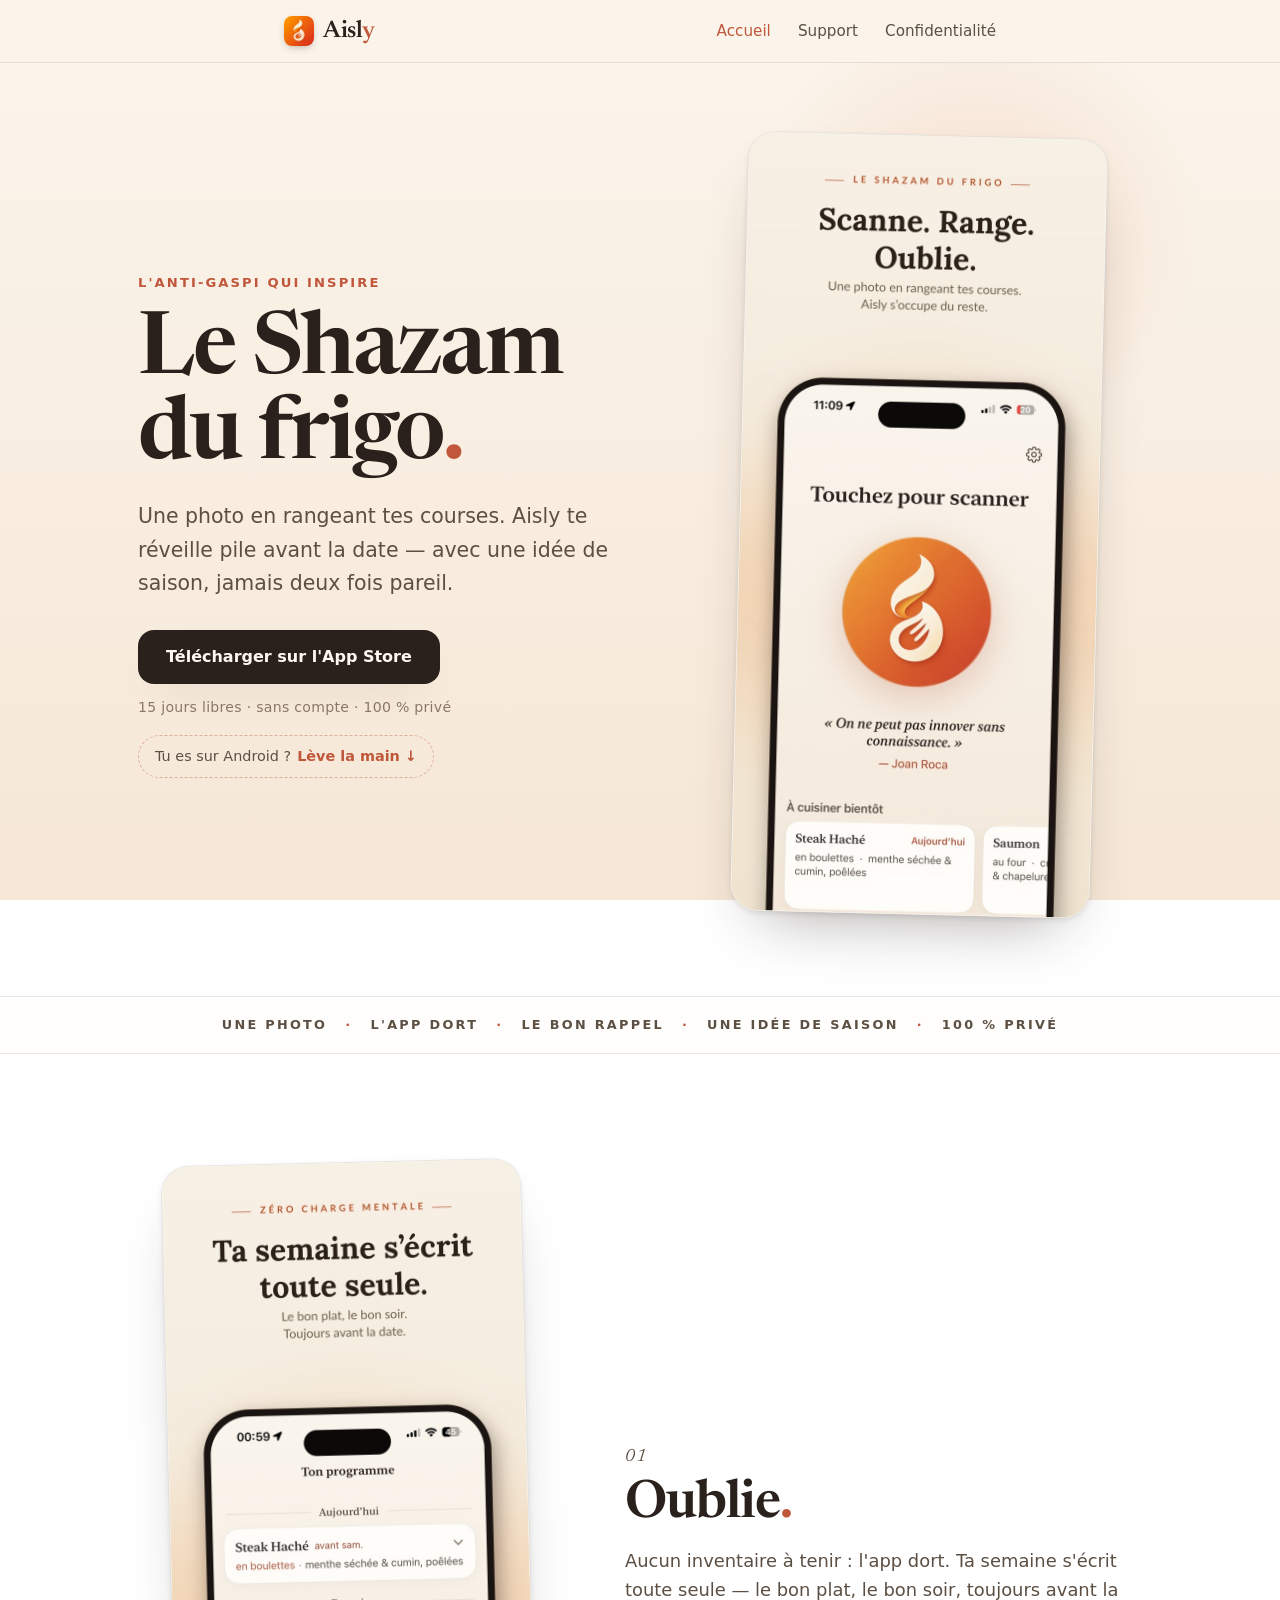
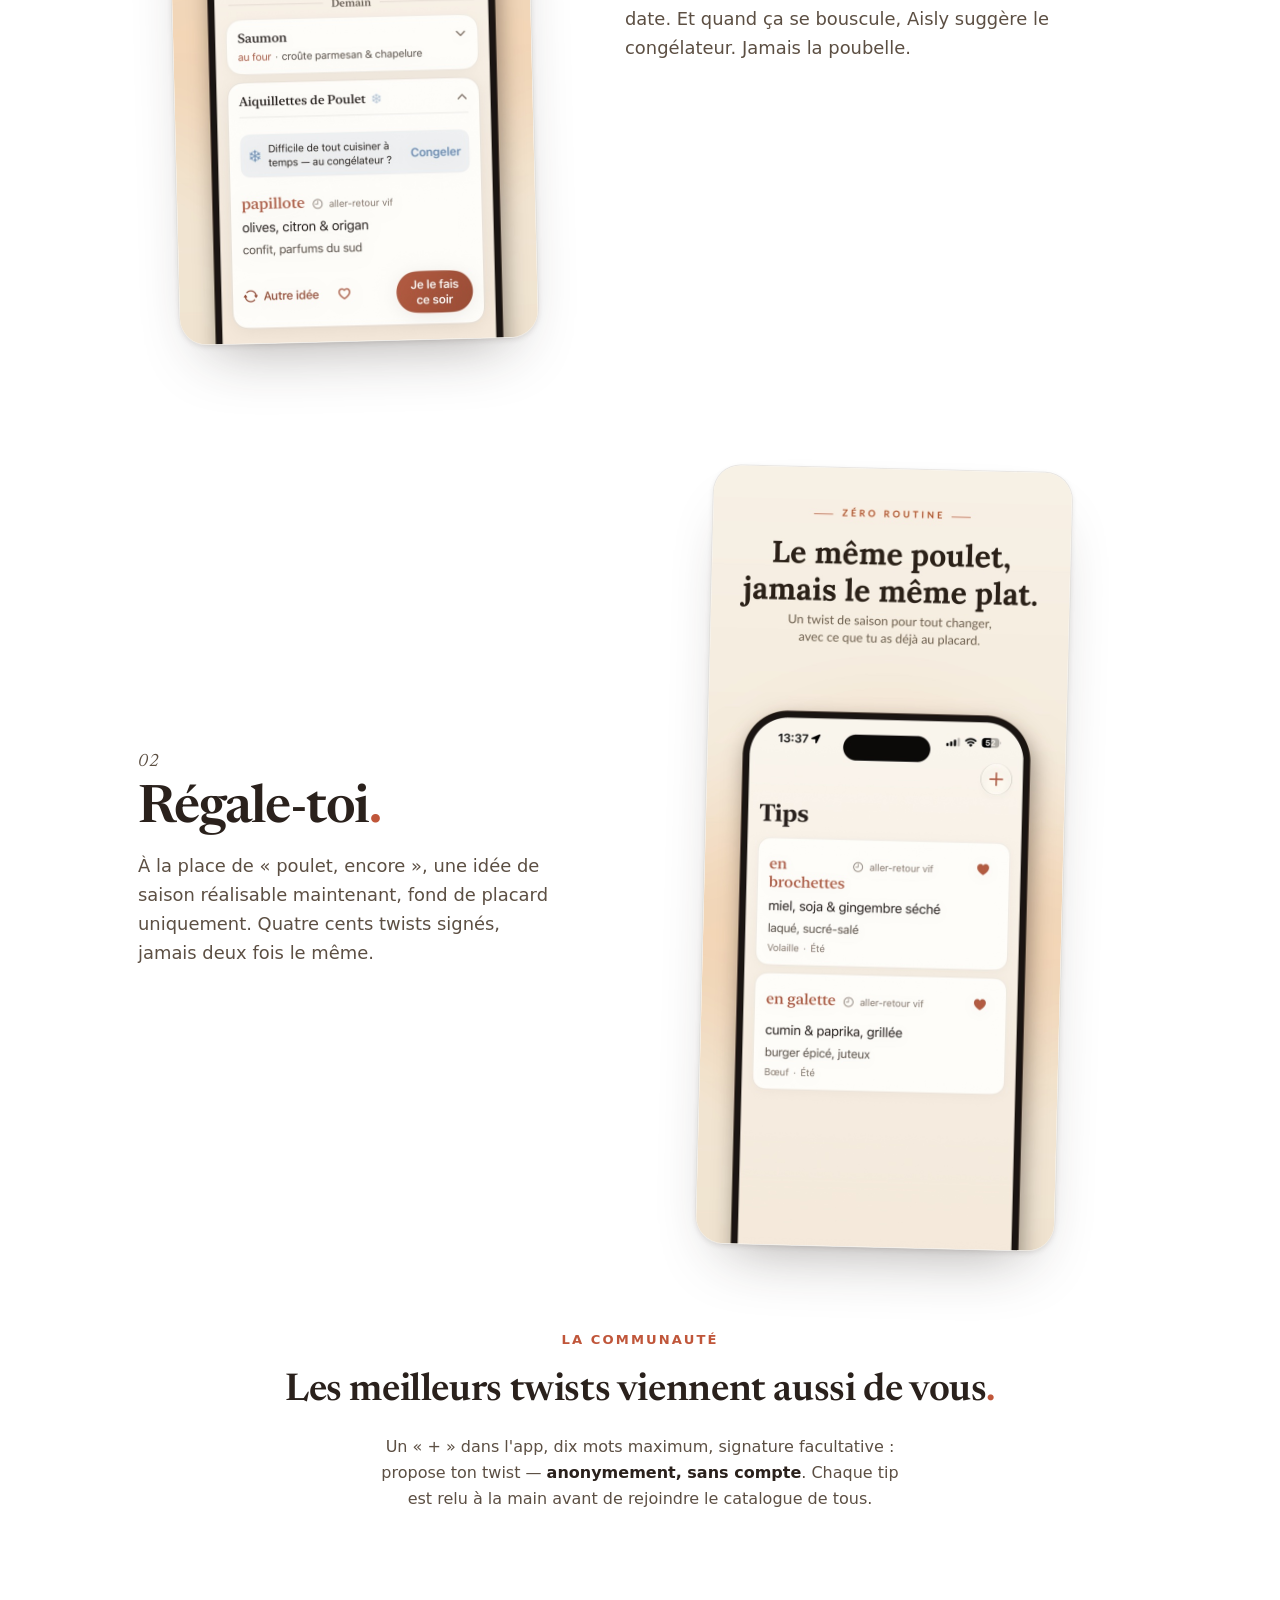
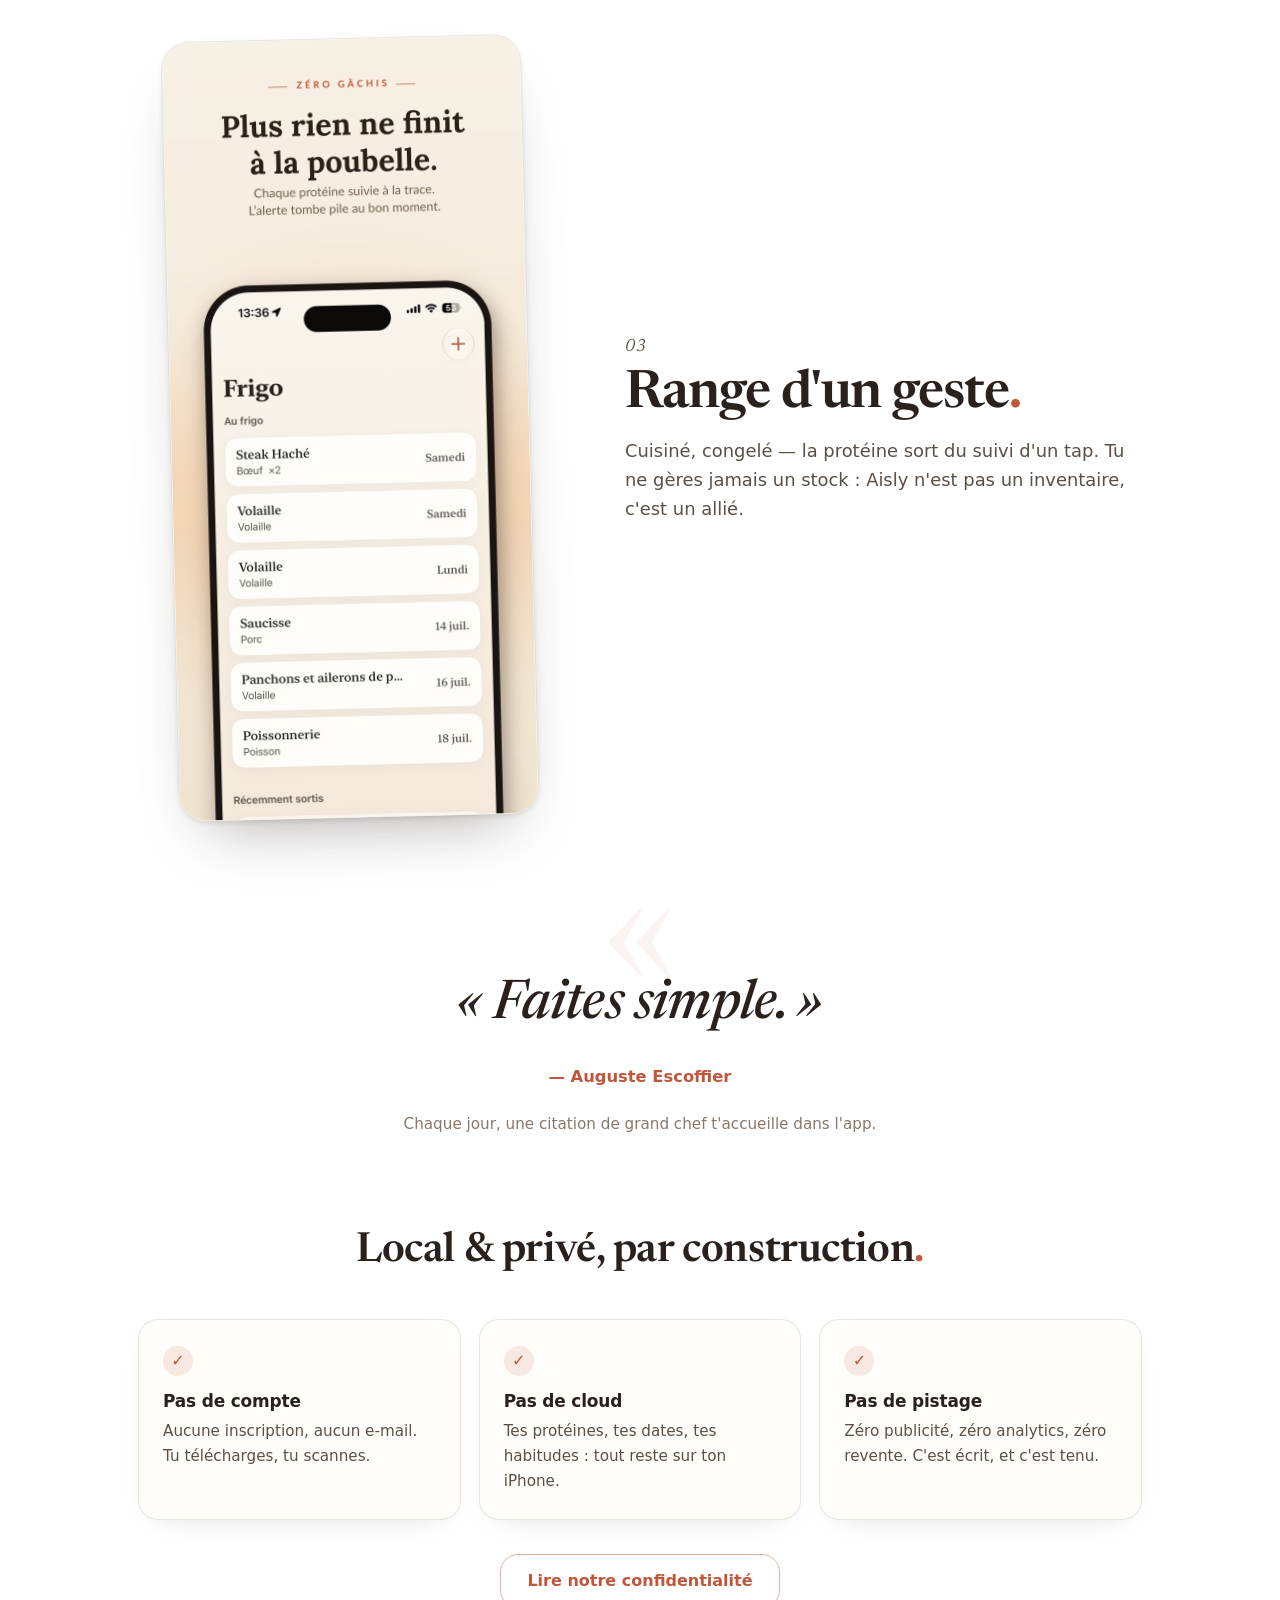
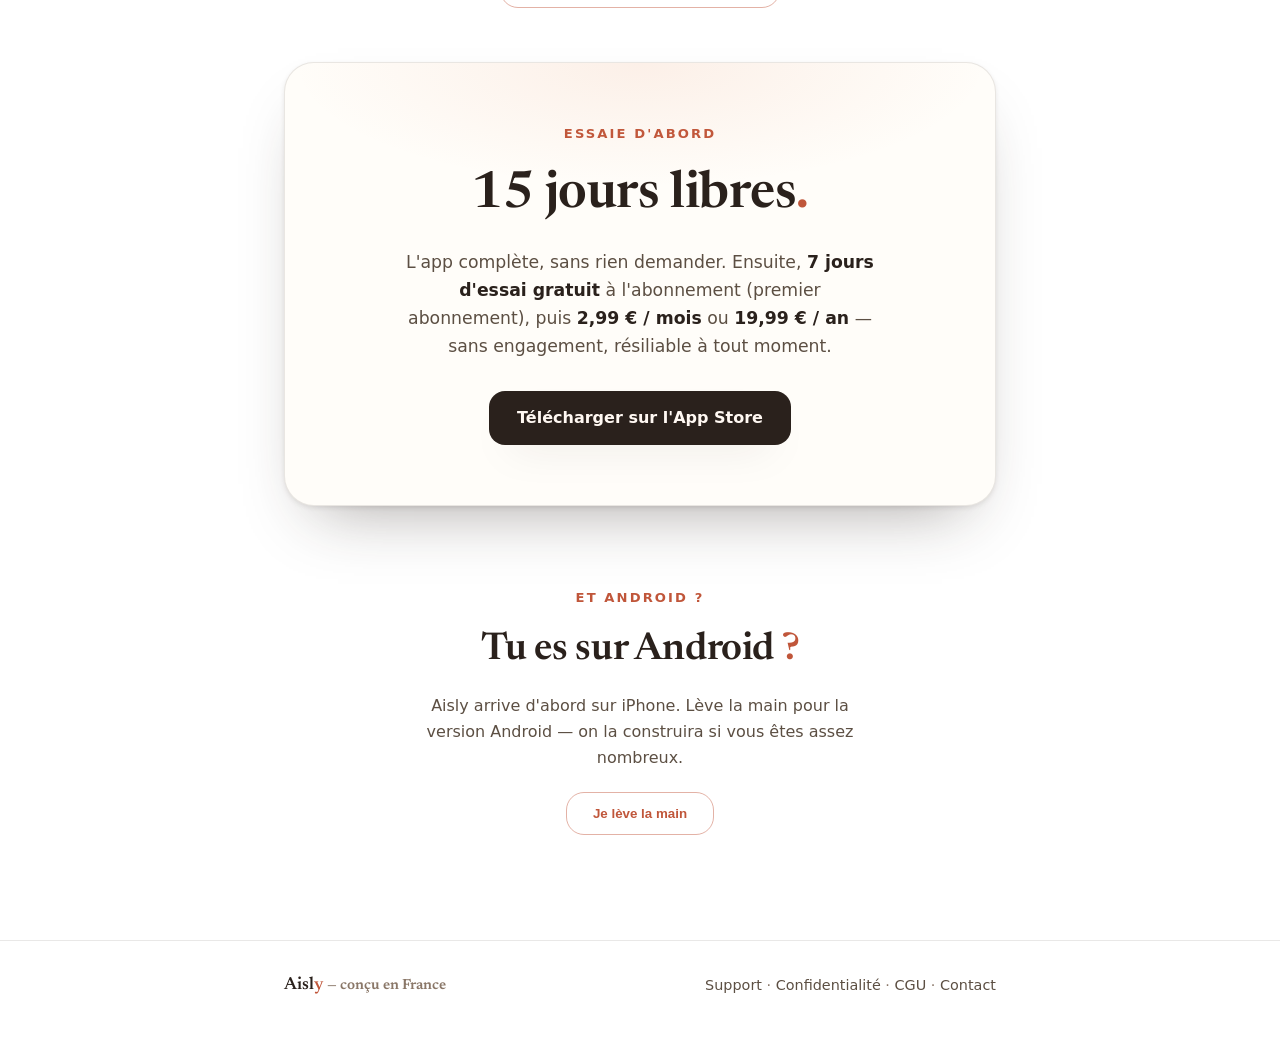
<file: index.html>
<!doctype html>
<html lang="fr">
<head>
<meta charset="utf-8">
<meta name="viewport" content="width=device-width, initial-scale=1">
<title>Aisly — Le Shazam du frigo</title>
<meta name="description" content="Une photo en rangeant tes courses : Aisly lit la date, te réveille pile avant qu'elle n'arrive, et te souffle une idée de cuisson de saison. Local, privé, sans compte.">
<link rel="icon" type="image/png" href="img/icon.png">
<link rel="apple-touch-icon" href="img/icon.png">
<link rel="canonical" href="https://smaublanc.github.io/aisly/">
<meta name="robots" content="index, follow, max-image-preview:large">
<meta name="author" content="Sébastien Maublanc">
<meta name="keywords" content="anti-gaspi, application anti-gaspillage, gaspillage alimentaire, anti-gaspillage, frigo, viande, poisson, volaille, protéines fraîches, date de péremption, DLC, cuisine, idées repas, que cuisiner ce soir, courses, saison, iPhone, iOS, zéro déchet, conservation viande, app cuisine">
<meta name="theme-color" content="#FBF5EC">
<meta name="apple-itunes-app" content="app-id=6787950805">
<meta property="og:type" content="website">
<meta property="og:site_name" content="Aisly">
<meta property="og:locale" content="fr_FR">
<meta property="og:title" content="Aisly — Le Shazam du frigo">
<meta property="og:description" content="Une photo en rangeant tes courses : Aisly lit la date, te réveille pile avant qu'elle n'arrive, et te souffle une idée de saison. Local, privé, sans compte.">
<meta property="og:url" content="https://smaublanc.github.io/aisly/">
<meta property="og:image" content="https://smaublanc.github.io/aisly/img/icon.png">
<meta property="og:image:alt" content="Aisly — l'anti-gaspi qui inspire">
<meta name="twitter:card" content="summary_large_image">
<meta name="twitter:title" content="Aisly — Le Shazam du frigo">
<meta name="twitter:description" content="Une photo en rangeant tes courses : Aisly lit la date, te réveille pile avant qu'elle n'arrive, et te souffle une idée de saison. Local, privé, sans compte.">
<meta name="twitter:image" content="https://smaublanc.github.io/aisly/img/icon.png">
<link rel="preload" as="image" href="img/scan.jpg" fetchpriority="high">
<link rel="stylesheet" href="style.css">
<script type="application/ld+json">
{
  "@context": "https://schema.org",
  "@type": "MobileApplication",
  "name": "Aisly",
  "alternateName": "Aisly : cuisine anti-gaspi",
  "operatingSystem": "iOS 26.0 ou version ultérieure",
  "applicationCategory": "LifestyleApplication",
  "inLanguage": "fr-FR",
  "url": "https://smaublanc.github.io/aisly/",
  "image": "https://smaublanc.github.io/aisly/img/icon.png",
  "screenshot": [
    "https://smaublanc.github.io/aisly/img/scan.jpg",
    "https://smaublanc.github.io/aisly/img/planning.jpg",
    "https://smaublanc.github.io/aisly/img/tips.jpg",
    "https://smaublanc.github.io/aisly/img/frigo.jpg"
  ],
  "description": "Aisly traque vos protéines fraîches, vous réveille pile avant la date de péremption et vous souffle une idée de cuisson de saison. Anti-gaspi, local et privé.",
  "downloadUrl": "https://apps.apple.com/fr/app/aisly-cuisine-anti-gaspi/id6787950805",
  "installUrl": "https://apps.apple.com/fr/app/aisly-cuisine-anti-gaspi/id6787950805",
  "softwareVersion": "1.0.6",
  "datePublished": "2026-07-15",
  "featureList": [
    "Scan de la date de péremption (DLC) à la caméra, en local",
    "Alerte pile avant la date — jamais de rappel inutile",
    "Idée de cuisson de saison, jamais deux fois la même",
    "Suivi des protéines fraîches : viande, volaille, poisson",
    "Aucun compte, aucun pistage : ton frigo reste sur ton iPhone"
  ],
  "offers": {
    "@type": "Offer",
    "price": "0",
    "priceCurrency": "EUR",
    "url": "https://apps.apple.com/fr/app/aisly-cuisine-anti-gaspi/id6787950805",
    "availability": "https://schema.org/InStock"
  },
  "author": { "@type": "Person", "name": "Sébastien Maublanc" }
}
</script>
<script type="application/ld+json">
{
  "@context": "https://schema.org",
  "@type": "WebSite",
  "name": "Aisly",
  "url": "https://smaublanc.github.io/aisly/",
  "inLanguage": "fr-FR"
}
</script>
</head>
<body>
<header class="site">
  <div class="wrap">
    <a class="brand" href="index.html"><img src="img/icon.png" alt="">Aisl<span>y</span></a>
    <nav class="site">
      <a href="index.html" class="active">Accueil</a>
      <a href="support.html">Support</a>
      <a href="privacy.html">Confidentialité</a>
    </nav>
  </div>
</header>

<main>
  <!-- ============ HERO ============ -->
  <section class="hero-split wrap-wide">
    <div class="hero-copy" data-reveal>
      <p class="eyebrow">L'anti-gaspi qui inspire</p>
      <h1>Le Shazam<br>du frigo<em class="dot">.</em></h1>
      <p class="lead">Une photo en rangeant tes courses. Aisly te réveille pile avant la date — avec une idée de saison, jamais deux fois pareil.</p>
      <div class="store">
        <a class="store-badge" href="https://apps.apple.com/fr/app/aisly-cuisine-anti-gaspi/id6787950805"
           data-cta="hero">Télécharger sur l'App&nbsp;Store</a>
        <p class="store-note">15 jours libres · sans compte · 100&nbsp;% privé</p>
        <a class="android-chip" href="#android">Tu es sur Android&nbsp;? <strong>Lève la main&nbsp;↓</strong></a>
      </div>
    </div>
    <figure class="hero-visual" data-reveal>
      <img class="poster tilt-r" src="img/scan.jpg" width="720" height="1564"
           alt="Aisly sur iPhone : « Touchez pour scanner », la citation de chef du jour et les prochaines protéines à cuisiner"
           fetchpriority="high">
    </figure>
  </section>

  <!-- ============ BANDE DE VALEURS ============ -->
  <section class="values" aria-label="Ce qu'Aisly promet">
    <div class="wrap-wide values-row" data-reveal>
      <span>Une photo</span><i>·</i><span>L'app dort</span><i>·</i><span>Le bon rappel</span><i>·</i><span>Une idée de saison</span><i>·</i><span>100&nbsp;% privé</span>
    </div>
  </section>

  <!-- ============ LES TROIS ACTES ============ -->
  <section class="act wrap-wide" data-reveal>
    <figure class="act-visual">
      <img class="poster tilt-l" src="img/planning.jpg" width="720" height="1564" loading="lazy"
           alt="Le programme d'Aisly : ta semaine s'écrit toute seule, avec la suggestion congélateur quand ça se bouscule">
    </figure>
    <div class="act-copy">
      <p class="act-index">01</p>
      <h2>Oublie<em class="dot">.</em></h2>
      <p>Aucun inventaire à tenir&nbsp;: l'app dort. Ta semaine s'écrit toute seule — le bon plat, le bon soir, toujours avant la date. Et quand ça se bouscule, Aisly suggère le congélateur. Jamais la poubelle.</p>
    </div>
  </section>

  <section class="act flip wrap-wide" data-reveal>
    <figure class="act-visual">
      <img class="poster tilt-r" src="img/tips.jpg" width="720" height="1564" loading="lazy"
           alt="Les tips d'Aisly : des idées de cuisson de saison, réalisables avec le fond de placard">
    </figure>
    <div class="act-copy">
      <p class="act-index">02</p>
      <h2>Régale-toi<em class="dot">.</em></h2>
      <p>À la place de «&nbsp;poulet, encore&nbsp;», une idée de saison réalisable maintenant, fond de placard uniquement. Quatre cents twists signés, jamais deux fois le même.</p>
    </div>
  </section>

  <!-- ============ COMMUNAUTÉ ============ -->
  <section class="community-strip wrap" data-reveal>
    <p class="eyebrow">La communauté</p>
    <h2>Les meilleurs twists viennent aussi de vous<em class="dot">.</em></h2>
    <p class="community-copy">Un «&nbsp;+&nbsp;» dans l'app, dix mots maximum, signature facultative&nbsp;: propose ton twist — <strong>anonymement, sans compte</strong>. Chaque tip est relu à la main avant de rejoindre le catalogue de tous.</p>
  </section>

  <section class="act wrap-wide" data-reveal>
    <figure class="act-visual">
      <img class="poster tilt-l" src="img/frigo.jpg" width="720" height="1564" loading="lazy"
           alt="Le frigo d'Aisly : chaque protéine sort du suivi d'un geste — cuisinée ou congelée">
    </figure>
    <div class="act-copy">
      <p class="act-index">03</p>
      <h2>Range d'un geste<em class="dot">.</em></h2>
      <p>Cuisiné, congelé — la protéine sort du suivi d'un tap. Tu ne gères jamais un stock&nbsp;: Aisly n'est pas un inventaire, c'est un allié.</p>
    </div>
  </section>

  <!-- ============ CITATION ============ -->
  <section class="quote-block" data-reveal>
    <div class="wrap">
      <blockquote>
        <p>«&nbsp;Faites simple.&nbsp;»</p>
        <cite>— Auguste Escoffier</cite>
      </blockquote>
      <p class="quote-note">Chaque jour, une citation de grand chef t'accueille dans l'app.</p>
    </div>
  </section>

  <!-- ============ PRIVÉ ============ -->
  <section class="privacy-strip wrap-wide" data-reveal>
    <h2>Local &amp; privé, par construction<em class="dot">.</em></h2>
    <div class="privacy-items">
      <div class="privacy-item"><span class="tick">✓</span><h3>Pas de compte</h3><p>Aucune inscription, aucun e-mail. Tu télécharges, tu scannes.</p></div>
      <div class="privacy-item"><span class="tick">✓</span><h3>Pas de cloud</h3><p>Tes protéines, tes dates, tes habitudes&nbsp;: tout reste sur ton iPhone.</p></div>
      <div class="privacy-item"><span class="tick">✓</span><h3>Pas de pistage</h3><p>Zéro publicité, zéro analytics, zéro revente. C'est écrit, et c'est tenu.</p></div>
    </div>
    <p class="center"><a class="btn ghost" href="privacy.html">Lire notre confidentialité</a></p>
  </section>

  <!-- ============ PRIX ============ -->
  <section class="pricing wrap" data-reveal>
    <div class="pricing-card">
      <p class="eyebrow">Essaie d'abord</p>
      <h2>15 jours libres<em class="dot">.</em></h2>
      <p class="pricing-line">L'app complète, sans rien demander. Ensuite, <strong>7 jours d'essai gratuit</strong> à l'abonnement (premier abonnement), puis <strong>2,99&nbsp;€ / mois</strong> ou <strong>19,99&nbsp;€ / an</strong> — sans engagement, résiliable à tout moment.</p>
      <div class="store">
        <a class="store-badge" href="https://apps.apple.com/fr/app/aisly-cuisine-anti-gaspi/id6787950805"
           data-cta="pricing">Télécharger sur l'App&nbsp;Store</a>
      </div>
    </div>
  </section>

  <!-- ============ ANDROID ============ -->
  <section class="android-strip wrap" id="android" data-reveal>
    <p class="eyebrow">Et Android&nbsp;?</p>
    <h2>Tu es sur Android<em class="dot">&nbsp;?</em></h2>
    <p class="android-copy">Aisly arrive d'abord sur iPhone. Lève la main pour la version Android — on la construira si vous êtes assez nombreux.</p>
    <button class="btn ghost" id="android-vote" type="button">Je lève la main</button>
    <p class="android-count" id="android-count" hidden></p>
  </section>
</main>

<footer class="site">
  <div class="wrap">
    <span class="brand-foot">Aisl<span>y</span> <span class="muted">— conçu en France</span></span>
    <span><a href="support.html">Support</a> · <a href="privacy.html">Confidentialité</a> · <a href="terms.html">CGU</a> · <a href="mailto:images.leo3d@gmail.com">Contact</a></span>
  </div>
</footer>

<script>
(function () {
  if (window.matchMedia("(prefers-reduced-motion: reduce)").matches) {
    document.querySelectorAll("[data-reveal]").forEach(function (el) { el.classList.add("in"); });
  } else {
    var io = new IntersectionObserver(function (entries) {
      entries.forEach(function (e) {
        if (e.isIntersecting) { e.target.classList.add("in"); io.unobserve(e.target); }
      });
    }, { threshold: 0.14 });
    document.querySelectorAll("[data-reveal]").forEach(function (el) { io.observe(el); });
  }

  /* Compteur Android — Supabase (clé anonyme PUBLIQUE par design ; la RLS ne permet que
     d'insérer une ligne anonyme et de lire le COMPTE, jamais les lignes). Un clic volontaire,
     zéro donnée personnelle. Anti-double-clic via localStorage. Dégradation silencieuse. */
  var SB_URL = "https://bocykgdzoyhjyslcqfdw.supabase.co";
  var SB_KEY = "sb_publishable_YBMIYcHEUEzH9VW2YFRuxw_-sUu78Gz";
  var VOTED_KEY = "aisly.androidHand";
  var btn = document.getElementById("android-vote");
  var countEl = document.getElementById("android-count");
  if (!btn || !countEl) { return; }

  function headers() {
    return { "apikey": SB_KEY, "Authorization": "Bearer " + SB_KEY, "Content-Type": "application/json" };
  }
  function showCount(n) {
    if (typeof n !== "number" || n < 1) { countEl.hidden = true; return; }
    countEl.textContent = n === 1 ? "Déjà 1 main levée" : "Déjà " + n + " mains levées";
    countEl.hidden = false;
  }
  function markVoted() {
    btn.textContent = "Main levée ✓";
    btn.disabled = true;
    btn.classList.add("is-done");
  }

  if (localStorage.getItem(VOTED_KEY)) { markVoted(); }

  fetch(SB_URL + "/rest/v1/rpc/android_interest_count", { method: "POST", headers: headers(), body: "{}" })
    .then(function (r) { return r.json(); })
    .then(function (n) { showCount(Number(n)); })
    .catch(function () { /* hors-ligne : pas de compteur, le bouton reste utile */ });

  btn.addEventListener("click", function () {
    if (localStorage.getItem(VOTED_KEY)) { return; }
    btn.disabled = true;
    fetch(SB_URL + "/rest/v1/android_interest", {
      method: "POST", headers: Object.assign(headers(), { "Prefer": "return=minimal" }), body: "{}"
    }).then(function (r) {
      if (!r.ok) { throw new Error(String(r.status)); }
      localStorage.setItem(VOTED_KEY, "1");
      markVoted();
      var current = parseInt((countEl.textContent.match(/\d+/) || ["0"])[0], 10);
      showCount(current + 1);
    }).catch(function () {
      btn.disabled = false;   /* échec réseau : on laisse retenter */
    });
  });
})();
</script>
</body>
</html>
</file>
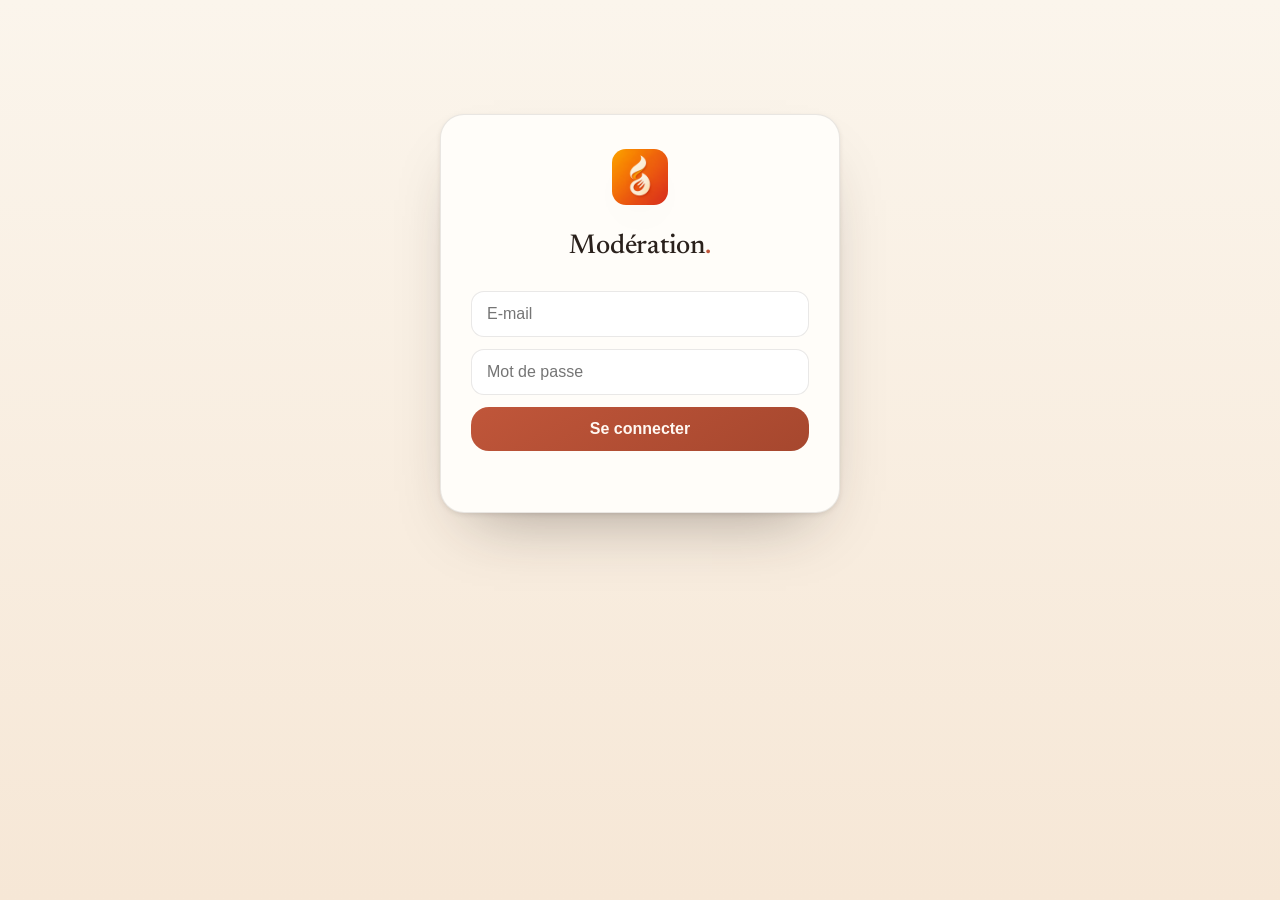
<file: admin.html>
<!doctype html>
<html lang="fr">
<head>
<meta charset="utf-8">
<meta name="viewport" content="width=device-width, initial-scale=1">
<title>Aisly — Modération</title>
<meta name="robots" content="noindex, nofollow">
<link rel="icon" type="image/png" href="img/icon.png">
<link rel="stylesheet" href="style.css">
<style>
/* Console de modération (D95) — outil PRIVÉ (lien nulle part, noindex ; la sécurité réelle est la
   RLS Supabase : sans ligne `moderators`, un compte connecté ne voit rien). DA Aisly, dense mais douce. */
.admin-wrap { max-width: 680px; margin: 0 auto; padding: 24px 20px 80px; }
.login-card { max-width: 400px; margin: 10vh auto 0; background: var(--surface); border: 1px solid var(--hairline);
  border-radius: 24px; padding: 34px 30px; box-shadow: var(--shadow-poster); text-align: center; }
.login-card h1 { font-size: 1.7rem; margin: 12px 0 22px; }
.login-card img { width: 56px; height: 56px; border-radius: 14px; box-shadow: var(--shadow); }
.login-card input { width: 100%; box-sizing: border-box; margin-bottom: 12px; padding: 13px 15px;
  border: 1px solid var(--hairline); border-radius: 13px; font-size: 1rem; background: #fff;
  color: var(--ink); }
.login-card input:focus { outline: 2px solid var(--accent); outline-offset: 1px; }
.login-card .btn { width: 100%; border: none; font-size: 1rem; cursor: pointer; }
.admin-error { color: #B3261E; font-size: 0.9rem; margin: 10px 0 0; min-height: 1.2em; }

.admin-bar { display: flex; align-items: center; justify-content: space-between; margin-bottom: 12px; }
.android-stat { color: var(--ink-muted); font-size: 0.9rem; margin: 0 0 18px;
  padding: 10px 14px; background: rgba(192,86,58,0.07); border-radius: 12px; }
.android-stat strong { color: var(--accent); font-size: 1.05rem; }
.admin-bar .brand { font-size: 1.3rem; }
.logout { background: none; border: none; color: var(--ink-muted); font-size: 0.9rem; cursor: pointer; }
.logout:hover { color: var(--accent); }

.tabs { display: flex; gap: 8px; margin-bottom: 18px; flex-wrap: wrap; }
.tab { border: 1px solid var(--hairline); background: var(--surface); color: var(--ink-muted);
  border-radius: 999px; padding: 9px 16px; font-size: 0.92rem; font-weight: 600; cursor: pointer;
  transition: all .15s; }
.tab .n { color: var(--accent); margin-left: 5px; }
.tab.active { background: var(--accent); border-color: var(--accent); color: #FFF8F2; }
.tab.active .n { color: #FFF8F2; }

.tip-card { background: var(--surface); border: 1px solid var(--hairline); border-radius: 18px;
  padding: 18px 20px; margin-bottom: 12px; box-shadow: 0 8px 20px -18px rgba(42,33,28,.4); }
.tip-meta { display: flex; gap: 8px; flex-wrap: wrap; align-items: center; margin-bottom: 8px; }
.chip { font-size: 0.78rem; font-weight: 600; padding: 4px 10px; border-radius: 999px;
  background: rgba(192,86,58,0.10); color: var(--accent-dark); }
.chip.soft { background: rgba(42,33,28,0.06); color: var(--ink-muted); }
.tip-twist { font-family: "Newsreader", Georgia, serif; font-size: 1.25rem; color: var(--ink); }
.tip-sensory { color: var(--ink-muted); font-size: 0.95rem; margin-top: 3px; }
.tip-byline { color: var(--ink-soft); font-size: 0.82rem; margin-top: 8px; }
.tip-actions { display: flex; gap: 10px; margin-top: 14px; flex-wrap: wrap; }
.act { border-radius: 12px; padding: 10px 18px; font-size: 0.92rem; font-weight: 600; cursor: pointer;
  border: 1px solid transparent; transition: transform .1s; }
.act:active { transform: scale(0.97); }
.act.approve { background: linear-gradient(150deg, var(--accent), var(--accent-dark)); color: #FFF8F2; border: none; }
.act.reject { background: none; border-color: rgba(42,33,28,0.25); color: var(--ink-muted); }
.act.delete { background: none; border-color: transparent; color: #B3261E; margin-left: auto; }
.act:disabled { opacity: 0.4; cursor: default; }

.empty { text-align: center; color: var(--ink-soft); padding: 60px 0; }
.statusline { position: fixed; left: 50%; bottom: 26px; transform: translateX(-50%);
  background: var(--ink); color: #FFF8F2; padding: 11px 22px; border-radius: 999px; font-size: 0.9rem;
  opacity: 0; transition: opacity .25s; pointer-events: none; box-shadow: var(--shadow); }
.statusline.show { opacity: 1; }
[hidden] { display: none !important; }
</style>
</head>
<body>

<!-- ============ LOGIN ============ -->
<div id="login-view" class="admin-wrap">
  <form class="login-card" id="login-form">
    <img src="img/icon.png" alt="">
    <h1>Modération<em class="dot">.</em></h1>
    <input type="email" id="email" placeholder="E-mail" autocomplete="username" required>
    <input type="password" id="password" placeholder="Mot de passe" autocomplete="current-password" required>
    <button class="btn" type="submit" id="login-btn">Se connecter</button>
    <p class="admin-error" id="login-error"></p>
  </form>
</div>

<!-- ============ CONSOLE ============ -->
<div id="console-view" class="admin-wrap" hidden>
  <div class="admin-bar">
    <span class="brand">Aisl<span>y</span> <span style="color:var(--ink-soft);font-size:0.85rem;font-family:-apple-system,sans-serif;font-weight:400"> · modération</span></span>
    <button class="logout" id="logout">Se déconnecter</button>
  </div>
  <p class="android-stat" id="android-stat" hidden>Version Android : <strong id="android-n">–</strong> mains levées</p>
  <div class="tabs">
    <button class="tab active" data-status="pending">En attente<span class="n" id="n-pending"></span></button>
    <button class="tab" data-status="approved">Approuvés<span class="n" id="n-approved"></span></button>
    <button class="tab" data-status="rejected">Refusés<span class="n" id="n-rejected"></span></button>
  </div>
  <div id="list"></div>
  <p class="empty" id="empty" hidden>Rien ici — tout est modéré. ✨</p>
</div>

<p class="statusline" id="status"></p>

<script>
(function () {
  var SB = "https://bocykgdzoyhjyslcqfdw.supabase.co";
  var KEY = "sb_publishable_YBMIYcHEUEzH9VW2YFRuxw_-sUu78Gz";
  var TK = "aisly.admin.token";

  var PROTEINS = { poultry: "Volaille", beef: "Bœuf", veal: "Veau", lamb: "Agneau",
                   mutton: "Mouton", pork: "Porc", fish: "Poisson", other: "Autre" };
  var SEASONS = { spring: "Printemps", summer: "Été", autumn: "Automne", winter: "Hiver" };

  var token = sessionStorage.getItem(TK);
  var currentStatus = "pending";

  var $ = function (id) { return document.getElementById(id); };
  function headers(extra) {
    var h = { "apikey": KEY, "Authorization": "Bearer " + (token || KEY), "Content-Type": "application/json" };
    for (var k in (extra || {})) { h[k] = extra[k]; }
    return h;
  }
  function toast(msg) {
    var el = $("status");
    el.textContent = msg;
    el.classList.add("show");
    clearTimeout(el._t);
    el._t = setTimeout(function () { el.classList.remove("show"); }, 2600);
  }
  function showConsole(on) {
    $("login-view").hidden = on;
    $("console-view").hidden = !on;
  }
  function logout(msg) {
    token = null;
    sessionStorage.removeItem(TK);
    showConsole(false);
    if (msg) { $("login-error").textContent = msg; }
  }
  function guard(r) {
    if (r.status === 401) { logout("Session expirée — reconnecte-toi."); throw new Error("401"); }
    return r;
  }

  /* ---------- LOGIN ---------- */
  $("login-form").addEventListener("submit", function (e) {
    e.preventDefault();
    $("login-btn").disabled = true;
    $("login-error").textContent = "";
    fetch(SB + "/auth/v1/token?grant_type=password", {
      method: "POST",
      headers: { "apikey": KEY, "Content-Type": "application/json" },
      body: JSON.stringify({ email: $("email").value.trim(), password: $("password").value })
    }).then(function (r) { return r.json().then(function (j) { return { ok: r.ok, j: j }; }); })
      .then(function (res) {
        if (!res.ok) {
          var raw = res.j.error_description || res.j.msg || "";
          throw new Error(/invalid login credentials/i.test(raw) ? "Identifiants incorrects." : (raw || "Connexion refusée."));
        }
        token = res.j.access_token;
        sessionStorage.setItem(TK, token);
        return fetch(SB + "/rest/v1/rpc/is_moderator", { method: "POST", headers: headers(), body: "{}" })
          .then(function (r) { return r.json(); });
      })
      .then(function (isMod) {
        if (isMod !== true) { logout("Ce compte n'est pas modérateur."); return; }
        showConsole(true);
        refresh();
      })
      .catch(function (err) { $("login-error").textContent = err.message; })
      .finally(function () { $("login-btn").disabled = false; });
  });

  $("logout").addEventListener("click", function () { logout(""); });

  /* ---------- ONGLETS ---------- */
  document.querySelectorAll(".tab").forEach(function (tab) {
    tab.addEventListener("click", function () {
      document.querySelectorAll(".tab").forEach(function (t) { t.classList.remove("active"); });
      tab.classList.add("active");
      currentStatus = tab.dataset.status;
      loadList();
    });
  });

  /* ---------- DONNÉES ---------- */
  function refresh() { loadCounts(); loadList(); loadAndroidStat(); }

  /* Compteur « mains levées Android » (D94) — même RPC publique que la landing. */
  function loadAndroidStat() {
    fetch(SB + "/rest/v1/rpc/android_interest_count", { method: "POST", headers: headers(), body: "{}" })
      .then(function (r) { return r.json(); })
      .then(function (n) {
        if (typeof n !== "number") { return; }
        $("android-n").textContent = n;
        $("android-stat").hidden = false;
      })
      .catch(function () { /* hors-ligne : la stat reste cachée */ });
  }

  function loadCounts() {
    ["pending", "approved", "rejected"].forEach(function (s) {
      fetch(SB + "/rest/v1/tips?select=id&status=eq." + s + "&source=eq.user", {
        headers: headers({ "Prefer": "count=exact", "Range": "0-0", "Range-Unit": "items" })
      }).then(guard).then(function (r) {
        var range = r.headers.get("content-range") || "/0";
        $("n-" + s).textContent = " " + (range.split("/")[1] || "0");
      }).catch(function () {});
    });
  }

  function loadList() {
    $("list").innerHTML = "";
    $("empty").hidden = true;
    fetch(SB + "/rest/v1/tips?select=id,protein,season,mode,twist,sensory,author_name,created_at" +
          "&status=eq." + currentStatus + "&source=eq.user&order=created_at.desc&limit=200",
      { headers: headers() })
      .then(guard).then(function (r) { return r.json(); })
      .then(function (tips) {
        if (!tips.length) { $("empty").hidden = false; return; }
        tips.forEach(function (t) { $("list").appendChild(card(t)); });
      })
      .catch(function () { toast("Chargement impossible — réseau ?"); });
  }

  /* ---------- CARTE ---------- */
  function card(t) {
    var el = document.createElement("div");
    el.className = "tip-card";

    var meta = document.createElement("div");
    meta.className = "tip-meta";
    [PROTEINS[t.protein] || t.protein, SEASONS[t.season] || t.season, t.mode].forEach(function (label, i) {
      if (!label) { return; }
      var c = document.createElement("span");
      c.className = i === 0 ? "chip" : "chip soft";
      c.textContent = label;
      meta.appendChild(c);
    });
    el.appendChild(meta);

    var twist = document.createElement("p");
    twist.className = "tip-twist";
    twist.textContent = t.twist || "—";
    el.appendChild(twist);

    if (t.sensory) {
      var sens = document.createElement("p");
      sens.className = "tip-sensory";
      sens.textContent = t.sensory;
      el.appendChild(sens);
    }

    var byline = document.createElement("p");
    byline.className = "tip-byline";
    var date = t.created_at ? new Date(t.created_at).toLocaleDateString("fr-FR", { day: "numeric", month: "long", year: "numeric" }) : "";
    byline.textContent = (t.author_name ? "Par " + t.author_name + " · " : "Anonyme · ") + date;
    el.appendChild(byline);

    var actions = document.createElement("div");
    actions.className = "tip-actions";
    if (currentStatus !== "approved") { actions.appendChild(actBtn("Approuver", "approve", t, { status: "approved" }, el)); }
    if (currentStatus !== "rejected") { actions.appendChild(actBtn("Refuser", "reject", t, { status: "rejected" }, el)); }
    actions.appendChild(deleteBtn(t, el));
    el.appendChild(actions);
    return el;
  }

  function actBtn(label, cls, tip, patch, cardEl) {
    var b = document.createElement("button");
    b.className = "act " + cls;
    b.textContent = label;
    b.addEventListener("click", function () {
      b.disabled = true;
      fetch(SB + "/rest/v1/tips?id=eq." + tip.id, {
        method: "PATCH", headers: headers({ "Prefer": "return=minimal" }), body: JSON.stringify(patch)
      }).then(guard).then(function (r) {
        if (!r.ok) { throw new Error(); }
        cardEl.remove();
        loadCounts();
        toast(patch.status === "approved" ? "Tip approuvé — il rejoindra l'app à la prochaine sync." : "Tip refusé.");
        if (!$("list").children.length) { $("empty").hidden = false; }
      }).catch(function () { b.disabled = false; toast("Échec — réessaie."); });
    });
    return b;
  }

  function deleteBtn(tip, cardEl) {
    var b = document.createElement("button");
    b.className = "act delete";
    b.textContent = "Supprimer";
    b.addEventListener("click", function () {
      if (!b.dataset.armed) {
        b.dataset.armed = "1";
        b.textContent = "Confirmer ?";
        setTimeout(function () { delete b.dataset.armed; b.textContent = "Supprimer"; }, 3000);
        return;
      }
      b.disabled = true;
      fetch(SB + "/rest/v1/tips?id=eq." + tip.id, { method: "DELETE", headers: headers() })
        .then(guard).then(function (r) {
          if (!r.ok) { throw new Error(); }
          cardEl.remove();
          loadCounts();
          toast("Tip supprimé définitivement.");
          if (!$("list").children.length) { $("empty").hidden = false; }
        }).catch(function () { b.disabled = false; toast("Échec — réessaie."); });
    });
    return b;
  }

  /* ---------- SESSION EXISTANTE ---------- */
  if (token) {
    fetch(SB + "/rest/v1/rpc/is_moderator", { method: "POST", headers: headers(), body: "{}" })
      .then(function (r) { return r.ok ? r.json() : false; })
      .then(function (isMod) { if (isMod === true) { showConsole(true); refresh(); } else { logout(""); } })
      .catch(function () { logout(""); });
  }
})();
</script>
</body>
</html>
</file>
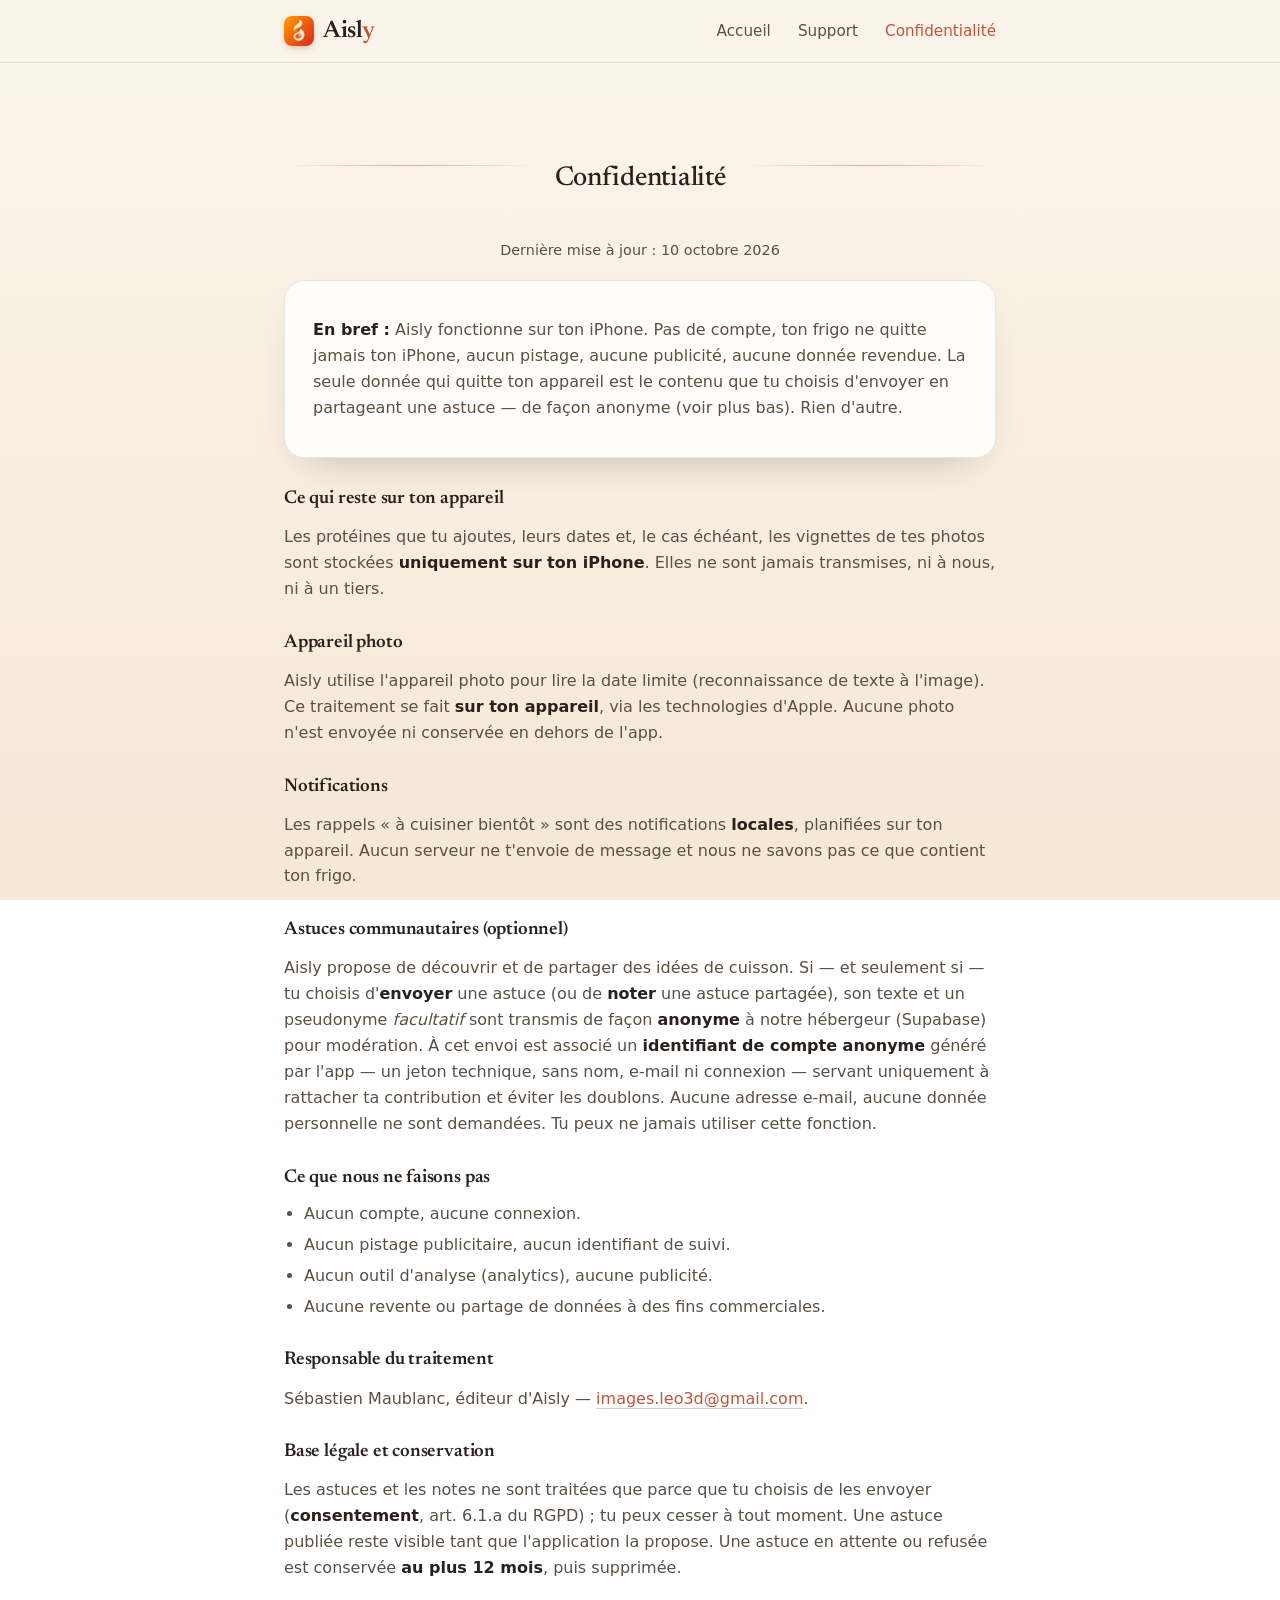
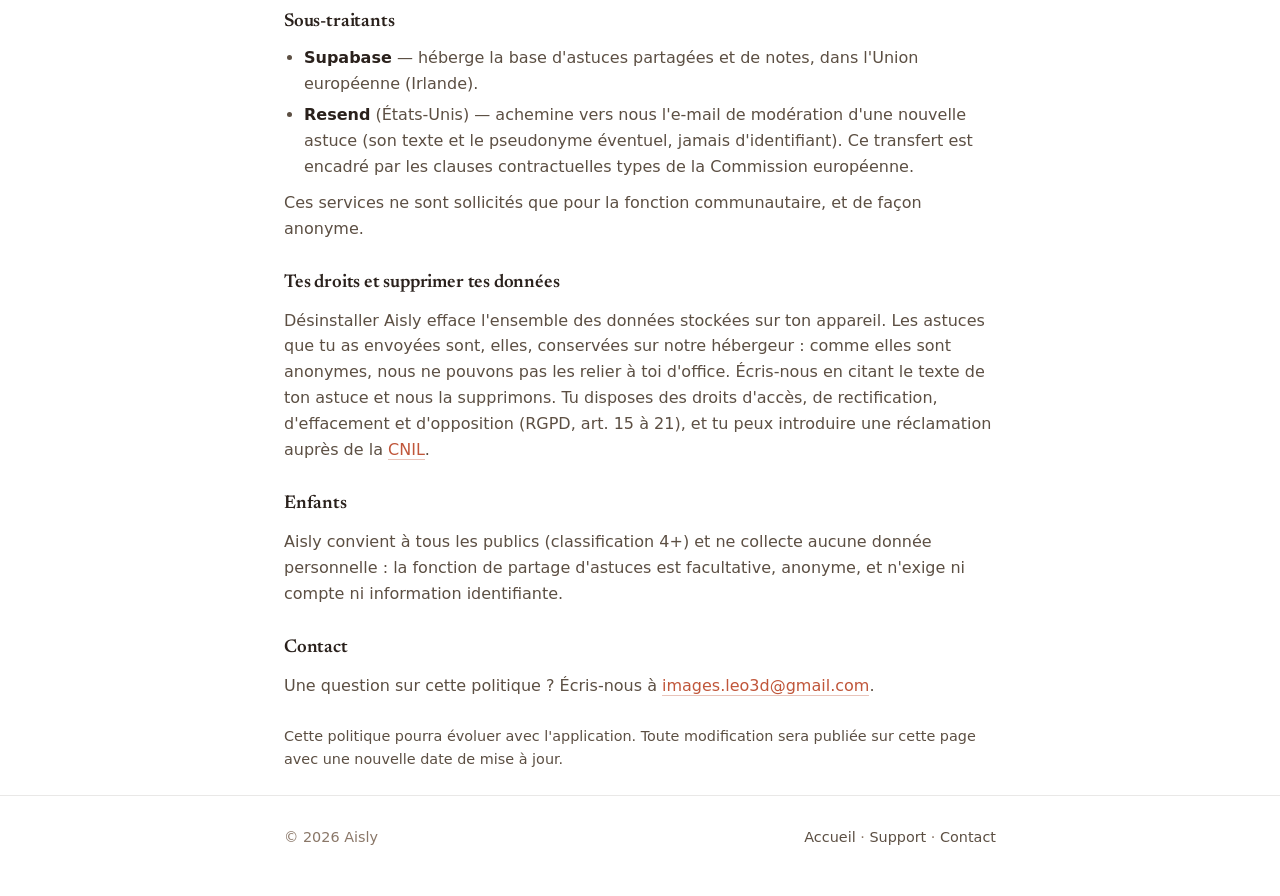
<file: privacy.html>
<!doctype html>
<html lang="fr">
<head>
<meta charset="utf-8">
<meta name="viewport" content="width=device-width, initial-scale=1">
<title>Aisly — Politique de confidentialité</title>
<meta name="description" content="Politique de confidentialité d'Aisly : application locale, sans compte, sans pistage.">
<link rel="icon" type="image/png" href="img/icon.png">
<link rel="apple-touch-icon" href="img/icon.png">
<link rel="canonical" href="https://smaublanc.github.io/aisly/privacy.html">
<meta name="robots" content="index, follow, max-image-preview:large">
<meta name="author" content="Sébastien Maublanc">
<meta name="keywords" content="anti-gaspi, application anti-gaspillage, gaspillage alimentaire, anti-gaspillage, frigo, viande, poisson, volaille, protéines fraîches, date de péremption, DLC, cuisine, idées repas, que cuisiner ce soir, courses, saison, iPhone, iOS, zéro déchet, conservation viande, app cuisine">
<meta name="theme-color" content="#FBF5EC">
<meta name="apple-itunes-app" content="app-id=6787950805">
<meta property="og:type" content="website">
<meta property="og:site_name" content="Aisly">
<meta property="og:locale" content="fr_FR">
<meta property="og:title" content="Aisly — Politique de confidentialité">
<meta property="og:description" content="Politique de confidentialité d'Aisly : application locale, sans compte, sans pistage.">
<meta property="og:url" content="https://smaublanc.github.io/aisly/privacy.html">
<meta property="og:image" content="https://smaublanc.github.io/aisly/img/icon.png">
<meta property="og:image:alt" content="Aisly — l'anti-gaspi qui inspire">
<meta name="twitter:card" content="summary_large_image">
<meta name="twitter:title" content="Aisly — Politique de confidentialité">
<meta name="twitter:description" content="Politique de confidentialité d'Aisly : application locale, sans compte, sans pistage.">
<meta name="twitter:image" content="https://smaublanc.github.io/aisly/img/icon.png">
<link rel="stylesheet" href="style.css">
</head>
<body>
<header class="site">
  <div class="wrap">
    <a class="brand" href="index.html"><img src="img/icon.png" alt="">Aisl<span>y</span></a>
    <nav class="site">
      <a href="index.html">Accueil</a>
      <a href="support.html">Support</a>
      <a href="privacy.html" class="active">Confidentialité</a>
    </nav>
  </div>
</header>

<main class="wrap prose">
  <div class="menu-rule"><h2>Confidentialité</h2></div>
  <p class="muted center">Dernière mise à jour : 10 octobre 2026</p>

  <div class="card">
    <p><strong>En bref :</strong> Aisly fonctionne sur ton iPhone. Pas de compte, ton frigo ne quitte jamais ton iPhone, aucun pistage, aucune publicité, aucune donnée revendue. La seule donnée qui quitte ton appareil est le contenu que tu choisis d'envoyer en partageant une astuce — de façon anonyme (voir plus bas). Rien d'autre.</p>
  </div>

  <h3>Ce qui reste sur ton appareil</h3>
  <p>Les protéines que tu ajoutes, leurs dates et, le cas échéant, les vignettes de tes photos sont stockées <strong>uniquement sur ton iPhone</strong>. Elles ne sont jamais transmises, ni à nous, ni à un tiers.</p>

  <h3>Appareil photo</h3>
  <p>Aisly utilise l'appareil photo pour lire la date limite (reconnaissance de texte à l'image). Ce traitement se fait <strong>sur ton appareil</strong>, via les technologies d'Apple. Aucune photo n'est envoyée ni conservée en dehors de l'app.</p>

  <h3>Notifications</h3>
  <p>Les rappels « à cuisiner bientôt » sont des notifications <strong>locales</strong>, planifiées sur ton appareil. Aucun serveur ne t'envoie de message et nous ne savons pas ce que contient ton frigo.</p>

  <h3>Astuces communautaires (optionnel)</h3>
  <p>Aisly propose de découvrir et de partager des idées de cuisson. Si — et seulement si — tu choisis d'<strong>envoyer</strong> une astuce (ou de <strong>noter</strong> une astuce partagée), son texte et un pseudonyme <em>facultatif</em> sont transmis de façon <strong>anonyme</strong> à notre hébergeur (Supabase) pour modération. À cet envoi est associé un <strong>identifiant de compte anonyme</strong> généré par l'app — un jeton technique, sans nom, e-mail ni connexion — servant uniquement à rattacher ta contribution et éviter les doublons. Aucune adresse e-mail, aucune donnée personnelle ne sont demandées. Tu peux ne jamais utiliser cette fonction.</p>

  <h3>Ce que nous ne faisons pas</h3>
  <ul>
    <li>Aucun compte, aucune connexion.</li>
    <li>Aucun pistage publicitaire, aucun identifiant de suivi.</li>
    <li>Aucun outil d'analyse (analytics), aucune publicité.</li>
    <li>Aucune revente ou partage de données à des fins commerciales.</li>
  </ul>

  <h3>Responsable du traitement</h3>
  <p>Sébastien Maublanc, éditeur d'Aisly — <a href="mailto:images.leo3d@gmail.com">images.leo3d@gmail.com</a>.</p>

  <h3>Base légale et conservation</h3>
  <p>Les astuces et les notes ne sont traitées que parce que tu choisis de les envoyer (<strong>consentement</strong>, art. 6.1.a du RGPD) ; tu peux cesser à tout moment. Une astuce publiée reste visible tant que l'application la propose. Une astuce en attente ou refusée est conservée <strong>au plus 12 mois</strong>, puis supprimée.</p>

  <h3>Sous-traitants</h3>
  <ul>
    <li><strong>Supabase</strong> — héberge la base d'astuces partagées et de notes, dans l'Union européenne (Irlande).</li>
    <li><strong>Resend</strong> (États-Unis) — achemine vers nous l'e-mail de modération d'une nouvelle astuce (son texte et le pseudonyme éventuel, jamais d'identifiant). Ce transfert est encadré par les clauses contractuelles types de la Commission européenne.</li>
  </ul>
  <p>Ces services ne sont sollicités que pour la fonction communautaire, et de façon anonyme.</p>

  <h3>Tes droits et supprimer tes données</h3>
  <p>Désinstaller Aisly efface l'ensemble des données stockées sur ton appareil. Les astuces que tu as envoyées sont, elles, conservées sur notre hébergeur : comme elles sont anonymes, nous ne pouvons pas les relier à toi d'office. Écris-nous en citant le texte de ton astuce et nous la supprimons. Tu disposes des droits d'accès, de rectification, d'effacement et d'opposition (RGPD, art. 15 à 21), et tu peux introduire une réclamation auprès de la <a href="https://www.cnil.fr/fr/plaintes">CNIL</a>.</p>

  <h3>Enfants</h3>
  <p>Aisly convient à tous les publics (classification 4+) et ne collecte aucune donnée personnelle : la fonction de partage d'astuces est facultative, anonyme, et n'exige ni compte ni information identifiante.</p>

  <h3>Contact</h3>
  <p>Une question sur cette politique ? Écris-nous à <a href="mailto:images.leo3d@gmail.com">images.leo3d@gmail.com</a>.</p>

  <p class="muted" style="margin-top:26px">Cette politique pourra évoluer avec l'application. Toute modification sera publiée sur cette page avec une nouvelle date de mise à jour.</p>
</main>

<footer class="site">
  <div class="wrap">
    <span>© 2026 Aisly</span>
    <span><a href="index.html">Accueil</a> · <a href="support.html">Support</a> · <a href="mailto:images.leo3d@gmail.com">Contact</a></span>
  </div>
</footer>
</body>
</html>
</file>
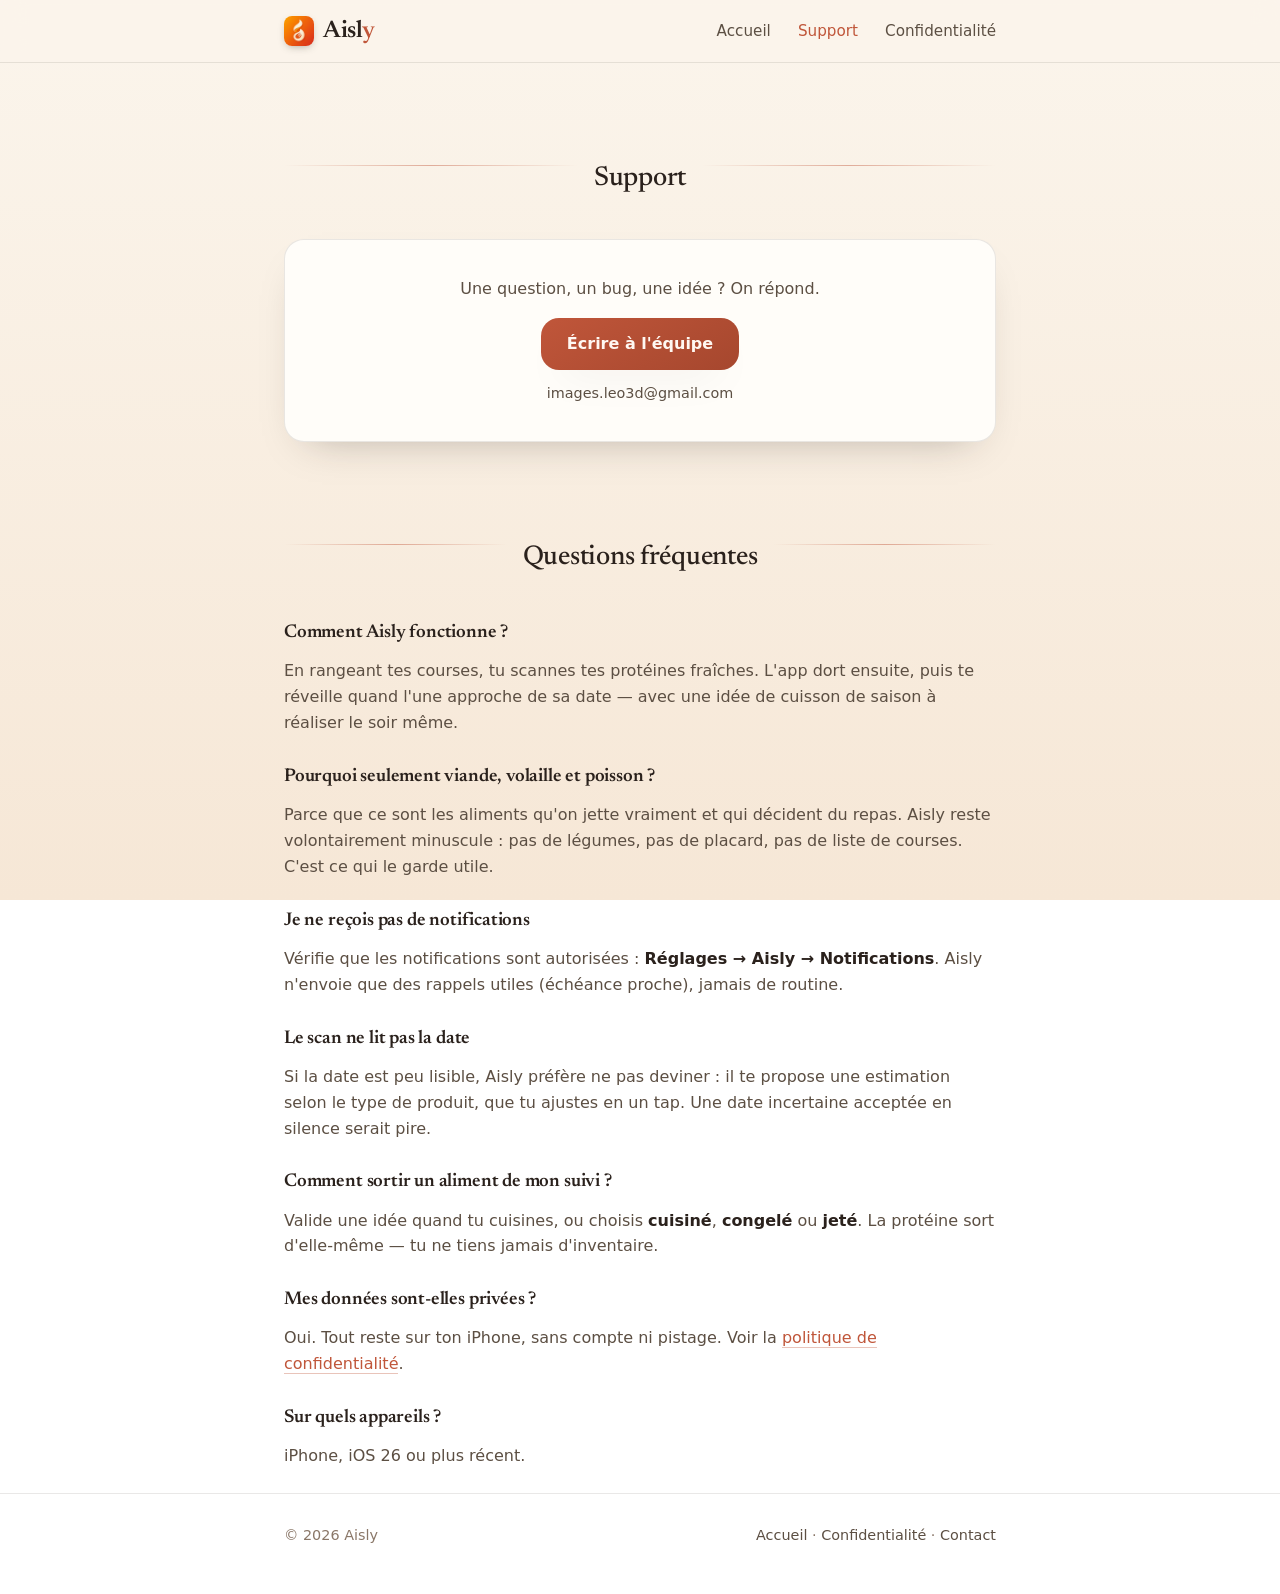
<file: support.html>
<!doctype html>
<html lang="fr">
<head>
<meta charset="utf-8">
<meta name="viewport" content="width=device-width, initial-scale=1">
<title>Aisly — Support</title>
<meta name="description" content="Aide et contact pour Aisly, l'app anti-gaspi qui inspire.">
<link rel="icon" type="image/png" href="img/icon.png">
<link rel="apple-touch-icon" href="img/icon.png">
<link rel="canonical" href="https://smaublanc.github.io/aisly/support.html">
<meta name="robots" content="index, follow, max-image-preview:large">
<meta name="author" content="Sébastien Maublanc">
<meta name="keywords" content="anti-gaspi, application anti-gaspillage, gaspillage alimentaire, anti-gaspillage, frigo, viande, poisson, volaille, protéines fraîches, date de péremption, DLC, cuisine, idées repas, que cuisiner ce soir, courses, saison, iPhone, iOS, zéro déchet, conservation viande, app cuisine">
<meta name="theme-color" content="#FBF5EC">
<meta name="apple-itunes-app" content="app-id=6787950805">
<meta property="og:type" content="website">
<meta property="og:site_name" content="Aisly">
<meta property="og:locale" content="fr_FR">
<meta property="og:title" content="Aisly — Support">
<meta property="og:description" content="Aide et contact pour Aisly, l'app anti-gaspi qui inspire.">
<meta property="og:url" content="https://smaublanc.github.io/aisly/support.html">
<meta property="og:image" content="https://smaublanc.github.io/aisly/img/icon.png">
<meta property="og:image:alt" content="Aisly — l'anti-gaspi qui inspire">
<meta name="twitter:card" content="summary_large_image">
<meta name="twitter:title" content="Aisly — Support">
<meta name="twitter:description" content="Aide et contact pour Aisly, l'app anti-gaspi qui inspire.">
<meta name="twitter:image" content="https://smaublanc.github.io/aisly/img/icon.png">
<link rel="stylesheet" href="style.css">
</head>
<body>
<header class="site">
  <div class="wrap">
    <a class="brand" href="index.html"><img src="img/icon.png" alt="">Aisl<span>y</span></a>
    <nav class="site">
      <a href="index.html">Accueil</a>
      <a href="support.html" class="active">Support</a>
      <a href="privacy.html">Confidentialité</a>
    </nav>
  </div>
</header>

<main class="wrap prose">
  <div class="menu-rule"><h2>Support</h2></div>

  <div class="card center">
    <p>Une question, un bug, une idée ? On répond.</p>
    <p style="margin-top:16px"><a class="btn" href="mailto:images.leo3d@gmail.com">Écrire à l'équipe</a></p>
    <p class="muted" style="margin-top:12px">images.leo3d@gmail.com</p>
  </div>

  <div class="menu-rule"><h2>Questions fréquentes</h2></div>

  <h3>Comment Aisly fonctionne ?</h3>
  <p>En rangeant tes courses, tu scannes tes protéines fraîches. L'app dort ensuite, puis te réveille quand l'une approche de sa date — avec une idée de cuisson de saison à réaliser le soir même.</p>

  <h3>Pourquoi seulement viande, volaille et poisson ?</h3>
  <p>Parce que ce sont les aliments qu'on jette vraiment et qui décident du repas. Aisly reste volontairement minuscule : pas de légumes, pas de placard, pas de liste de courses. C'est ce qui le garde utile.</p>

  <h3>Je ne reçois pas de notifications</h3>
  <p>Vérifie que les notifications sont autorisées : <strong>Réglages → Aisly → Notifications</strong>. Aisly n'envoie que des rappels utiles (échéance proche), jamais de routine.</p>

  <h3>Le scan ne lit pas la date</h3>
  <p>Si la date est peu lisible, Aisly préfère ne pas deviner : il te propose une estimation selon le type de produit, que tu ajustes en un tap. Une date incertaine acceptée en silence serait pire.</p>

  <h3>Comment sortir un aliment de mon suivi ?</h3>
  <p>Valide une idée quand tu cuisines, ou choisis <strong>cuisiné</strong>, <strong>congelé</strong> ou <strong>jeté</strong>. La protéine sort d'elle-même — tu ne tiens jamais d'inventaire.</p>

  <h3>Mes données sont-elles privées ?</h3>
  <p>Oui. Tout reste sur ton iPhone, sans compte ni pistage. Voir la <a href="privacy.html">politique de confidentialité</a>.</p>

  <h3>Sur quels appareils ?</h3>
  <p>iPhone, iOS 26 ou plus récent.</p>
</main>

<footer class="site">
  <div class="wrap">
    <span>© 2026 Aisly</span>
    <span><a href="index.html">Accueil</a> · <a href="privacy.html">Confidentialité</a> · <a href="mailto:images.leo3d@gmail.com">Contact</a></span>
  </div>
</footer>
</body>
</html>
</file>
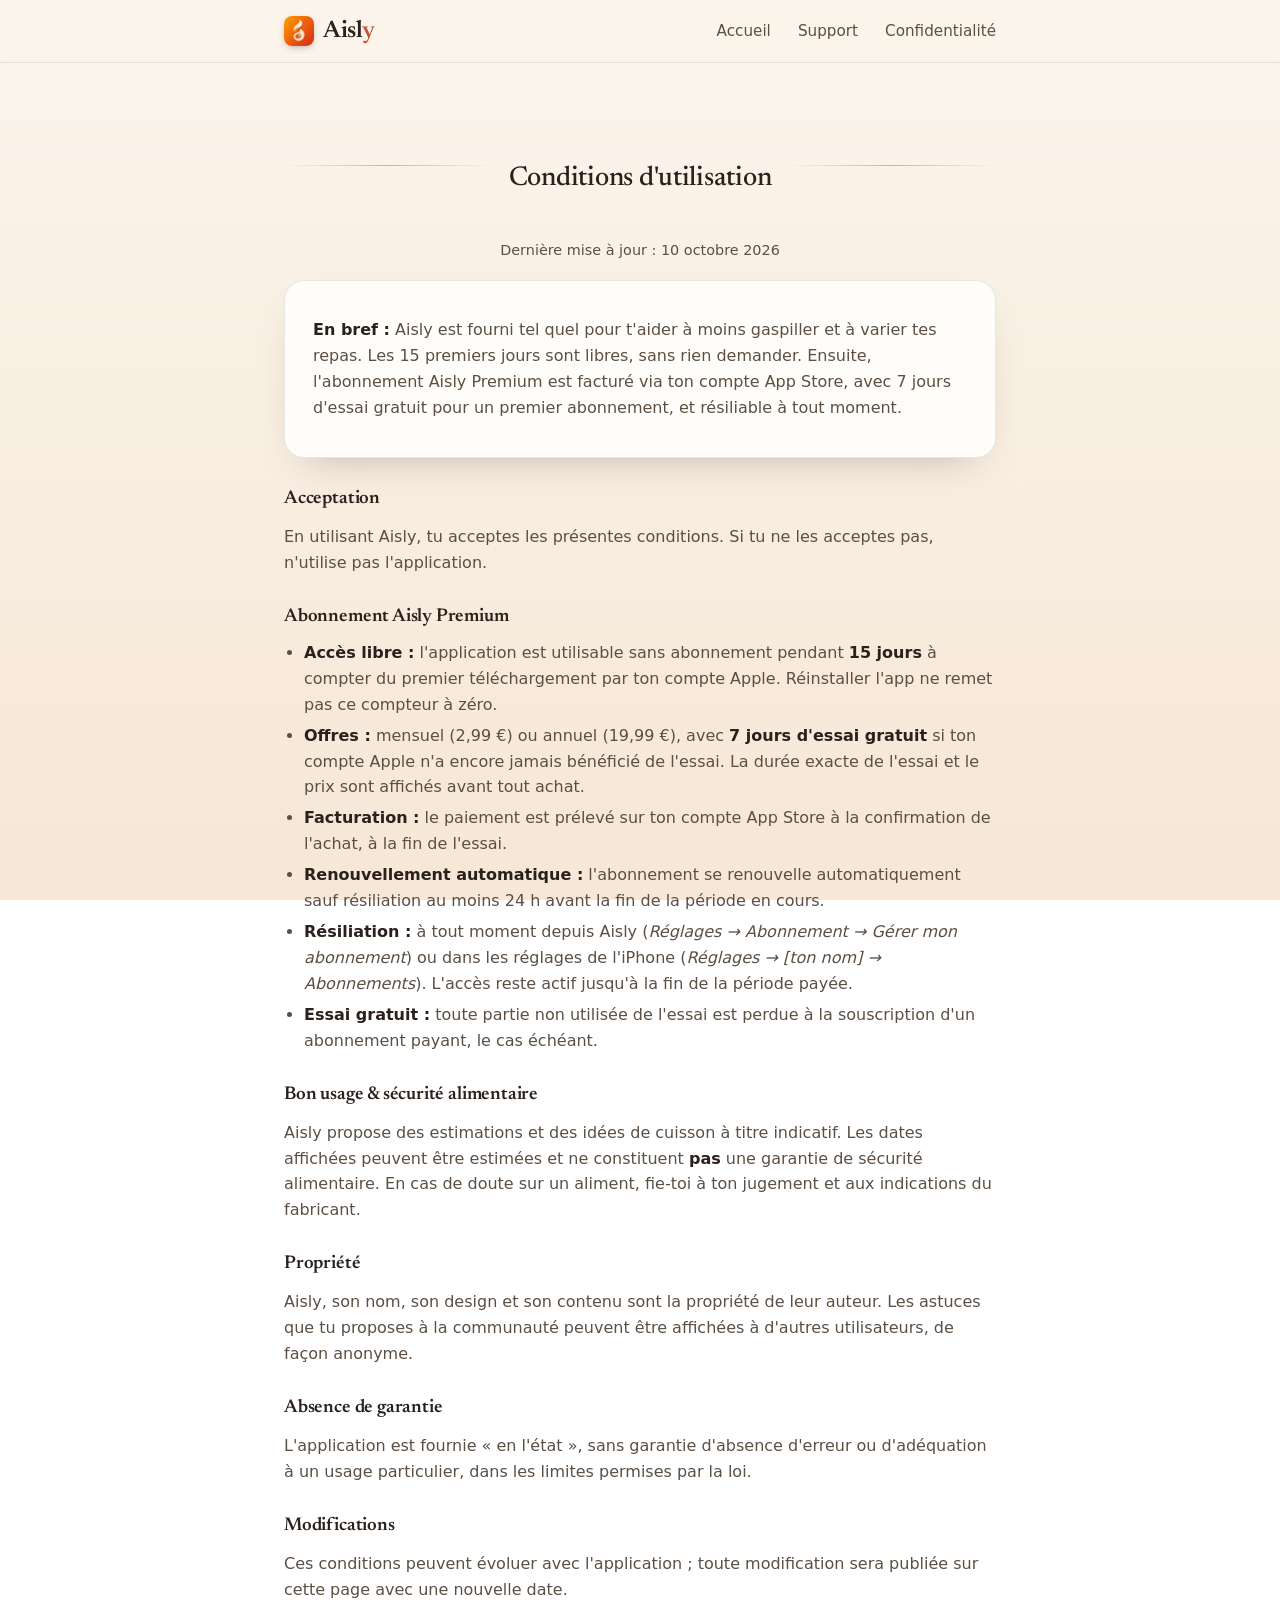
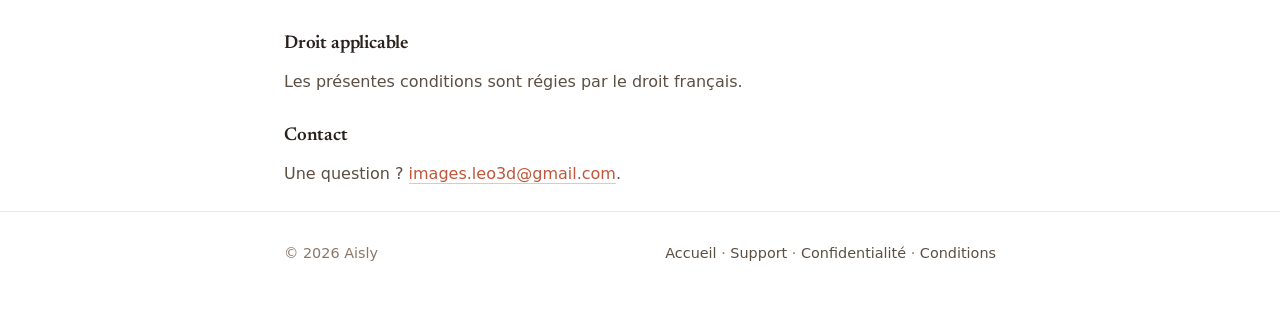
<file: terms.html>
<!doctype html>
<html lang="fr">
<head>
<meta charset="utf-8">
<meta name="viewport" content="width=device-width, initial-scale=1">
<title>Aisly — Conditions d'utilisation</title>
<meta name="description" content="Conditions d'utilisation d'Aisly, y compris les conditions d'abonnement.">
<link rel="icon" type="image/png" href="img/icon.png">
<link rel="apple-touch-icon" href="img/icon.png">
<link rel="canonical" href="https://smaublanc.github.io/aisly/terms.html">
<meta name="robots" content="index, follow, max-image-preview:large">
<meta name="author" content="Sébastien Maublanc">
<meta name="keywords" content="anti-gaspi, application anti-gaspillage, gaspillage alimentaire, anti-gaspillage, frigo, viande, poisson, volaille, protéines fraîches, date de péremption, DLC, cuisine, idées repas, que cuisiner ce soir, courses, saison, iPhone, iOS, zéro déchet, conservation viande, app cuisine">
<meta name="theme-color" content="#FBF5EC">
<meta name="apple-itunes-app" content="app-id=6787950805">
<meta property="og:type" content="website">
<meta property="og:site_name" content="Aisly">
<meta property="og:locale" content="fr_FR">
<meta property="og:title" content="Aisly — Conditions d'utilisation">
<meta property="og:description" content="Conditions d'utilisation d'Aisly, y compris les conditions d'abonnement.">
<meta property="og:url" content="https://smaublanc.github.io/aisly/terms.html">
<meta property="og:image" content="https://smaublanc.github.io/aisly/img/icon.png">
<meta property="og:image:alt" content="Aisly — l'anti-gaspi qui inspire">
<meta name="twitter:card" content="summary_large_image">
<meta name="twitter:title" content="Aisly — Conditions d'utilisation">
<meta name="twitter:description" content="Conditions d'utilisation d'Aisly, y compris les conditions d'abonnement.">
<meta name="twitter:image" content="https://smaublanc.github.io/aisly/img/icon.png">
<link rel="stylesheet" href="style.css">
</head>
<body>
<header class="site">
  <div class="wrap">
    <a class="brand" href="index.html"><img src="img/icon.png" alt="">Aisl<span>y</span></a>
    <nav class="site">
      <a href="index.html">Accueil</a>
      <a href="support.html">Support</a>
      <a href="privacy.html">Confidentialité</a>
    </nav>
  </div>
</header>

<main class="wrap prose">
  <div class="menu-rule"><h2>Conditions d'utilisation</h2></div>
  <p class="muted center">Dernière mise à jour : 10 octobre 2026</p>

  <div class="card">
    <p><strong>En bref :</strong> Aisly est fourni tel quel pour t'aider à moins gaspiller et à varier tes repas. Les 15 premiers jours sont libres, sans rien demander. Ensuite, l'abonnement Aisly Premium est facturé via ton compte App Store, avec 7 jours d'essai gratuit pour un premier abonnement, et résiliable à tout moment.</p>
  </div>

  <h3>Acceptation</h3>
  <p>En utilisant Aisly, tu acceptes les présentes conditions. Si tu ne les acceptes pas, n'utilise pas l'application.</p>

  <h3>Abonnement Aisly Premium</h3>
  <ul>
    <li><strong>Accès libre :</strong> l'application est utilisable sans abonnement pendant <strong>15 jours</strong> à compter du premier téléchargement par ton compte Apple. Réinstaller l'app ne remet pas ce compteur à zéro.</li>
    <li><strong>Offres :</strong> mensuel (2,99 €) ou annuel (19,99 €), avec <strong>7 jours d'essai gratuit</strong> si ton compte Apple n'a encore jamais bénéficié de l'essai. La durée exacte de l'essai et le prix sont affichés avant tout achat.</li>
    <li><strong>Facturation :</strong> le paiement est prélevé sur ton compte App Store à la confirmation de l'achat, à la fin de l'essai.</li>
    <li><strong>Renouvellement automatique :</strong> l'abonnement se renouvelle automatiquement sauf résiliation au moins 24 h avant la fin de la période en cours.</li>
    <li><strong>Résiliation :</strong> à tout moment depuis Aisly (<em>Réglages → Abonnement → Gérer mon abonnement</em>) ou dans les réglages de l'iPhone (<em>Réglages → [ton nom] → Abonnements</em>). L'accès reste actif jusqu'à la fin de la période payée.</li>
    <li><strong>Essai gratuit :</strong> toute partie non utilisée de l'essai est perdue à la souscription d'un abonnement payant, le cas échéant.</li>
  </ul>

  <h3>Bon usage & sécurité alimentaire</h3>
  <p>Aisly propose des estimations et des idées de cuisson à titre indicatif. Les dates affichées peuvent être estimées et ne constituent <strong>pas</strong> une garantie de sécurité alimentaire. En cas de doute sur un aliment, fie-toi à ton jugement et aux indications du fabricant.</p>

  <h3>Propriété</h3>
  <p>Aisly, son nom, son design et son contenu sont la propriété de leur auteur. Les astuces que tu proposes à la communauté peuvent être affichées à d'autres utilisateurs, de façon anonyme.</p>

  <h3>Absence de garantie</h3>
  <p>L'application est fournie « en l'état », sans garantie d'absence d'erreur ou d'adéquation à un usage particulier, dans les limites permises par la loi.</p>

  <h3>Modifications</h3>
  <p>Ces conditions peuvent évoluer avec l'application ; toute modification sera publiée sur cette page avec une nouvelle date.</p>

  <h3>Droit applicable</h3>
  <p>Les présentes conditions sont régies par le droit français.</p>

  <h3>Contact</h3>
  <p>Une question ? <a href="mailto:images.leo3d@gmail.com">images.leo3d@gmail.com</a>.</p>
</main>

<footer class="site">
  <div class="wrap">
    <span>© 2026 Aisly</span>
    <span><a href="index.html">Accueil</a> · <a href="support.html">Support</a> · <a href="privacy.html">Confidentialité</a> · <a href="terms.html">Conditions</a></span>
  </div>
</footer>
</body>
</html>
</file>
<file: style.css>
/* Aisly — DA de l'app (Theme.swift) : « chaleur de cuisine française moderne ».
   Crème #FBF5EC→#F6E7D6, terracotta #C0563A, encre #2A211C, titres serif (Newsreader).
   Refonte éditoriale 2026-07 : hero split, actes alternés, posters inclinés, reveals sobres.
   Les classes des pages légales (card/prose/menu-rule/btn/muted…) sont CONSERVÉES. */
@import url('https://fonts.googleapis.com/css2?family=Newsreader:ital,opsz,wght@0,6..72,400;0,6..72,500;0,6..72,600;0,6..72,700;1,6..72,400;1,6..72,500&display=swap');

:root {
  --accent: #C0563A;
  --accent-dark: #A6472E;
  --accent-light: #E07A50;
  --ink: #2A211C;
  --ink-soft: #8A7768;
  --ink-muted: #5C4F43;
  --bg-top: #FBF5EC;
  --bg-bottom: #F6E7D6;
  --surface: #FFFDF9;
  --hairline: rgba(42, 33, 28, 0.10);
  --shadow: 0 18px 40px -24px rgba(42, 33, 28, 0.35);
  --shadow-poster: 0 2px 6px -2px rgba(42,33,28,.18), 0 32px 64px -32px rgba(42,33,28,.42);
  --radius: 20px;
}

* { box-sizing: border-box; margin: 0; padding: 0; }

html { -webkit-text-size-adjust: 100%; scroll-behavior: smooth; }

body {
  font-family: -apple-system, BlinkMacSystemFont, "SF Pro Text", system-ui, sans-serif;
  color: var(--ink);
  background: linear-gradient(180deg, var(--bg-top) 0%, var(--bg-bottom) 100%);
  background-attachment: fixed;
  min-height: 100vh;
  line-height: 1.62;
  -webkit-font-smoothing: antialiased;
  text-rendering: optimizeLegibility;
  overflow-x: hidden;
}

::selection { background: rgba(192, 86, 58, 0.22); }

.wrap { max-width: 760px; margin: 0 auto; padding: 0 24px; }
.wrap-wide { max-width: 1060px; margin: 0 auto; padding: 0 28px; }

/* Serif héros */
h1, h2, h3, .serif { font-family: "Newsreader", Georgia, "Times New Roman", serif; font-weight: 500; letter-spacing: -0.01em; }

/* Le point terracotta — la signature typographique du site (comme le « y » du wordmark). */
em.dot { font-style: normal; color: var(--accent); }

/* En-tête */
header.site {
  position: sticky; top: 0; z-index: 10;
  background: rgba(251, 245, 236, 0.82);
  backdrop-filter: saturate(1.4) blur(12px);
  -webkit-backdrop-filter: saturate(1.4) blur(12px);
  border-bottom: 1px solid var(--hairline);
}
header.site .wrap { display: flex; align-items: center; justify-content: space-between; height: 62px; }
.brand { display: inline-flex; align-items: center; font-family: "Newsreader", Georgia, serif; font-size: 1.5rem; font-weight: 600; color: var(--ink); text-decoration: none; letter-spacing: -0.02em; }
/* margin-right (pas un flex `gap`) : sinon le gap s'insérerait AUSSI entre « Aisl » et le « y » (2 items flex). */
.brand img { width: 30px; height: 30px; border-radius: 8px; margin-right: 9px; box-shadow: 0 3px 8px -3px rgba(42, 33, 28, 0.4); }
/* Le « y » terracotta, COLLÉ au reste (« Aisly » d'un seul tenant, juste la couleur qui signe). */
.brand span { color: var(--accent); }
nav.site a { color: var(--ink-muted); text-decoration: none; font-size: 0.95rem; margin-left: 22px; transition: color .15s; }
nav.site a:hover, nav.site a.active { color: var(--accent); }

:focus-visible { outline: 2px solid var(--accent); outline-offset: 3px; border-radius: 4px; }

/* ============ HERO SPLIT ============ */
.hero-split {
  display: grid; grid-template-columns: 1.05fr 0.95fr; align-items: center;
  gap: clamp(28px, 5vw, 72px);
  padding-top: clamp(48px, 8vh, 96px); padding-bottom: clamp(24px, 4vh, 56px);
  position: relative;
}
/* Halo chaud derrière le visuel — la lueur du logo, très diffuse. */
.hero-split::before {
  content: ""; position: absolute; right: -12%; top: -18%;
  width: 640px; height: 640px; border-radius: 50%;
  background: radial-gradient(closest-side, rgba(224, 122, 80, 0.16), transparent 70%);
  pointer-events: none;
}
.eyebrow { color: var(--accent); font-weight: 600; font-size: 0.82rem; letter-spacing: 0.16em; text-transform: uppercase; }
.hero-copy h1 {
  font-size: clamp(3rem, 7.4vw, 5.4rem);
  line-height: 0.98; font-weight: 600; letter-spacing: -0.025em;
  margin: 18px 0 20px;
}
.hero-copy .lead { font-size: clamp(1.08rem, 1.6vw, 1.3rem); color: var(--ink-muted); max-width: 42ch; }
.store { margin-top: 30px; }
.store-badge {
  display: inline-flex; align-items: center; gap: 8px; background: var(--ink); color: #FFF8F2;
  font-weight: 600; font-size: 1rem; padding: 14px 28px; border-radius: 16px; text-decoration: none;
  box-shadow: var(--shadow); transition: transform .15s ease, box-shadow .15s ease;
}
a.store-badge:hover { transform: translateY(-2px); box-shadow: 0 24px 48px -24px rgba(42,33,28,.5); }
.store-badge.is-soon { opacity: 0.62; cursor: default; }
.store-note { margin-top: 12px; color: var(--ink-soft); font-size: 0.88rem; letter-spacing: 0.02em; }
/* Encart Android du hero (visible SANS scroller) — renvoie à la section compteur. */
.android-chip {
  display: inline-flex; align-items: baseline; gap: 6px; margin-top: 16px;
  padding: 9px 16px; border: 1px dashed rgba(192, 86, 58, 0.4); border-radius: 999px;
  color: var(--ink-muted); font-size: 0.9rem; text-decoration: none;
  transition: border-color .15s, background .15s;
}
.android-chip strong { color: var(--accent); font-weight: 600; }
.android-chip:hover { border-color: var(--accent); background: rgba(192, 86, 58, 0.05); }

.hero-visual { display: flex; justify-content: center; }

/* ============ POSTERS (captures marketing) ============ */
.poster {
  width: min(360px, 86vw); height: auto;
  border-radius: 28px;
  border: 1px solid var(--hairline);
  box-shadow: var(--shadow-poster);
  background: var(--surface);
  transition: transform .5s cubic-bezier(.2,.7,.2,1), box-shadow .5s ease;
}
.tilt-r { transform: rotate(1.4deg); }
.tilt-l { transform: rotate(-1.4deg); }
.poster:hover { transform: rotate(0deg) translateY(-6px); box-shadow: 0 3px 8px -2px rgba(42,33,28,.2), 0 44px 88px -40px rgba(42,33,28,.5); }

/* ============ BANDE DE VALEURS ============ */
.values { border-top: 1px solid var(--hairline); border-bottom: 1px solid var(--hairline); margin: clamp(28px, 5vh, 56px) 0; background: rgba(255, 253, 249, 0.5); }
.values-row {
  display: flex; flex-wrap: wrap; justify-content: center; align-items: baseline;
  gap: 10px 18px; padding: 18px 28px;
  font-size: 0.8rem; font-weight: 600; letter-spacing: 0.18em; text-transform: uppercase; color: var(--ink-muted);
}
.values-row i { color: var(--accent); font-style: normal; }

/* ============ ACTES ============ */
.act {
  display: grid; grid-template-columns: 0.9fr 1.1fr; align-items: center;
  gap: clamp(28px, 5vw, 80px);
  padding-top: clamp(40px, 7vh, 88px); padding-bottom: clamp(40px, 7vh, 88px);
}
.act.flip .act-visual { order: 2; }
.act.flip .act-copy { order: 1; }
.act-visual { display: flex; justify-content: center; }
.act-index {
  font-family: "Newsreader", Georgia, serif; font-style: italic;
  color: var(--accent); font-size: 1.05rem; letter-spacing: 0.08em; margin-bottom: 6px;
}
.act-copy h2 { font-size: clamp(2.1rem, 4.4vw, 3.3rem); font-weight: 600; letter-spacing: -0.02em; line-height: 1.02; margin-bottom: 14px; }
.act-copy p { color: var(--ink-muted); font-size: clamp(1.02rem, 1.4vw, 1.16rem); max-width: 46ch; }

/* ============ CITATION ============ */
.quote-block { text-align: center; padding: clamp(48px, 9vh, 110px) 0; position: relative; }
.quote-block::before {
  content: "«"; position: absolute; left: 50%; top: -14px; transform: translateX(-50%);
  font-family: "Newsreader", Georgia, serif; font-size: clamp(6rem, 14vw, 10rem);
  color: rgba(192, 86, 58, 0.07); line-height: 1; pointer-events: none;
}
.quote-block blockquote p {
  font-family: "Newsreader", Georgia, serif; font-style: italic; font-weight: 500;
  font-size: clamp(2rem, 5vw, 3.4rem); letter-spacing: -0.015em; color: var(--ink);
}
.quote-block cite { display: block; margin-top: 14px; font-style: normal; color: var(--accent); font-weight: 600; font-size: 1.02rem; }
.quote-note { margin-top: 22px; color: var(--ink-soft); font-size: 0.95rem; }

/* ============ PRIVÉ ============ */
.privacy-strip { text-align: center; padding-bottom: clamp(36px, 6vh, 72px); }
.privacy-strip h2 { font-size: clamp(1.8rem, 3.6vw, 2.6rem); font-weight: 600; margin-bottom: 34px; }
.privacy-items { display: grid; grid-template-columns: repeat(auto-fit, minmax(230px, 1fr)); gap: 18px; margin-bottom: 34px; text-align: left; }
.privacy-item { background: var(--surface); border: 1px solid var(--hairline); border-radius: var(--radius); padding: 26px 24px; box-shadow: 0 10px 28px -22px rgba(42,33,28,.35); }
.privacy-item .tick { display: inline-flex; width: 30px; height: 30px; border-radius: 50%; background: rgba(192,86,58,.12); color: var(--accent); font-weight: 700; align-items: center; justify-content: center; margin-bottom: 12px; }
.privacy-item h3 { font-family: -apple-system, BlinkMacSystemFont, system-ui, sans-serif; font-size: 1.06rem; font-weight: 650; margin-bottom: 4px; }
.privacy-item p { color: var(--ink-muted); font-size: 0.95rem; }

/* ============ PRIX ============ */
.pricing { padding-bottom: clamp(56px, 9vh, 110px); }
.pricing-card {
  text-align: center; background: var(--surface);
  border: 1px solid var(--hairline); border-radius: 30px;
  padding: clamp(36px, 6vw, 60px) clamp(24px, 5vw, 56px);
  box-shadow: var(--shadow-poster);
  position: relative; overflow: hidden;
}
.pricing-card::before {
  content: ""; position: absolute; inset: -40% -20% auto; height: 80%;
  background: radial-gradient(closest-side, rgba(224,122,80,.10), transparent 70%);
  pointer-events: none;
}
.pricing-card h2 { font-size: clamp(2.2rem, 5vw, 3.2rem); font-weight: 600; margin: 10px 0 12px; }
.pricing-line { color: var(--ink-muted); font-size: 1.08rem; max-width: 44ch; margin: 0 auto; }
.pricing-line strong { color: var(--ink); font-weight: 650; }

/* ============ COMMUNAUTÉ (encart éditorial) ============ */
.community-strip { text-align: center; padding: clamp(8px, 2vh, 24px) 24px clamp(40px, 7vh, 80px); }
.community-strip h2 { font-size: clamp(1.7rem, 3.4vw, 2.4rem); font-weight: 600; margin: 10px 0 12px; }
.community-copy { color: var(--ink-muted); max-width: 52ch; margin: 0 auto; }
.community-copy strong { color: var(--ink); font-weight: 650; }

/* ============ ANDROID (compteur de mains levées) ============ */
.android-strip { text-align: center; padding-bottom: clamp(56px, 9vh, 110px); }
.android-strip h2 { font-size: clamp(1.7rem, 3.4vw, 2.4rem); font-weight: 600; margin: 10px 0 12px; }
.android-copy { color: var(--ink-muted); max-width: 46ch; margin: 0 auto 22px; }
.android-count { margin-top: 14px; color: var(--accent); font-weight: 600; font-size: 0.95rem; }
.btn.is-done { opacity: 0.75; cursor: default; border-style: solid; }
.btn:disabled { pointer-events: none; }

/* ============ REVEALS (sobres, coupés sous reduced-motion) ============ */
[data-reveal] { opacity: 0; transform: translateY(26px); transition: opacity .7s ease, transform .7s cubic-bezier(.2,.7,.2,1); }
[data-reveal].in { opacity: 1; transform: none; }
@media (prefers-reduced-motion: reduce) {
  [data-reveal] { opacity: 1; transform: none; transition: none; }
  .poster, a.store-badge { transition: none; }
  html { scroll-behavior: auto; }
}

/* ============ Divider « menu de restaurant » (pages légales) ============ */
.menu-rule { display: flex; align-items: center; gap: 16px; margin: 54px 0 26px; color: var(--accent); }
.menu-rule::before, .menu-rule::after { content: ""; flex: 1; height: 1px; background: linear-gradient(90deg, transparent, rgba(192, 86, 58, 0.45), transparent); }
.menu-rule h2 { font-size: 1.55rem; color: var(--ink); white-space: nowrap; }

/* Cartes / prose (pages légales) */
.card { background: var(--surface); border: 1px solid var(--hairline); border-radius: var(--radius); box-shadow: var(--shadow); padding: 26px 28px; margin: 18px 0; }
.prose h2 { font-size: 1.7rem; margin: 40px 0 12px; }
.prose h3 { font-size: 1.16rem; font-weight: 600; margin: 26px 0 6px; color: var(--ink); }
.prose p, .prose li { color: var(--ink-muted); }
.prose p { margin: 10px 0; }
.prose ul { margin: 8px 0 8px 20px; }
.prose li { margin: 5px 0; }
.prose a:not(.btn) { color: var(--accent); text-decoration: none; border-bottom: 1px solid rgba(192, 86, 58, 0.35); }
.prose a:not(.btn):hover { border-bottom-color: var(--accent); }
.prose strong { color: var(--ink); font-weight: 600; }
.muted { color: var(--ink-soft); font-size: 0.9rem; }

/* CTA bouton */
.btn { display: inline-block; background: linear-gradient(150deg, var(--accent), var(--accent-dark)); color: #FFF8F2; text-decoration: none; font-weight: 600; padding: 13px 26px; border-radius: 18px; box-shadow: var(--shadow); transition: transform .12s; }
.btn:hover { transform: translateY(-1px); }
.btn.ghost { background: transparent; color: var(--accent); border: 1.5px solid rgba(192,86,58,.45); box-shadow: none; }
.btn.ghost:hover { border-color: var(--accent); background: rgba(192,86,58,.06); }
.center { text-align: center; }

/* Pied */
footer.site { border-top: 1px solid var(--hairline); margin-top: 24px; padding: 30px 0 46px; }
footer.site .wrap { display: flex; flex-wrap: wrap; gap: 8px 20px; align-items: center; justify-content: space-between; color: var(--ink-soft); font-size: 0.9rem; }
footer.site a { color: var(--ink-muted); text-decoration: none; }
footer.site a:hover { color: var(--accent); }
.brand-foot { font-family: "Newsreader", Georgia, serif; font-weight: 600; font-size: 1.1rem; color: var(--ink); }
.brand-foot > span:first-child, .brand-foot span:not(.muted) { color: var(--accent); }

/* ============ RESPONSIVE ============ */
@media (max-width: 860px) {
  .hero-split { grid-template-columns: 1fr; text-align: center; padding-top: 44px; }
  .hero-copy .lead { margin: 0 auto; }
  .hero-visual { margin-top: 10px; }
  .hero-split::before { right: auto; left: 50%; transform: translateX(-50%); top: auto; bottom: -10%; }
  .act, .act.flip { grid-template-columns: 1fr; text-align: center; }
  .act.flip .act-visual { order: 1; }
  .act.flip .act-copy { order: 2; }
  .act-copy p { margin: 0 auto; }
  .privacy-items { text-align: center; }
}
</file>
